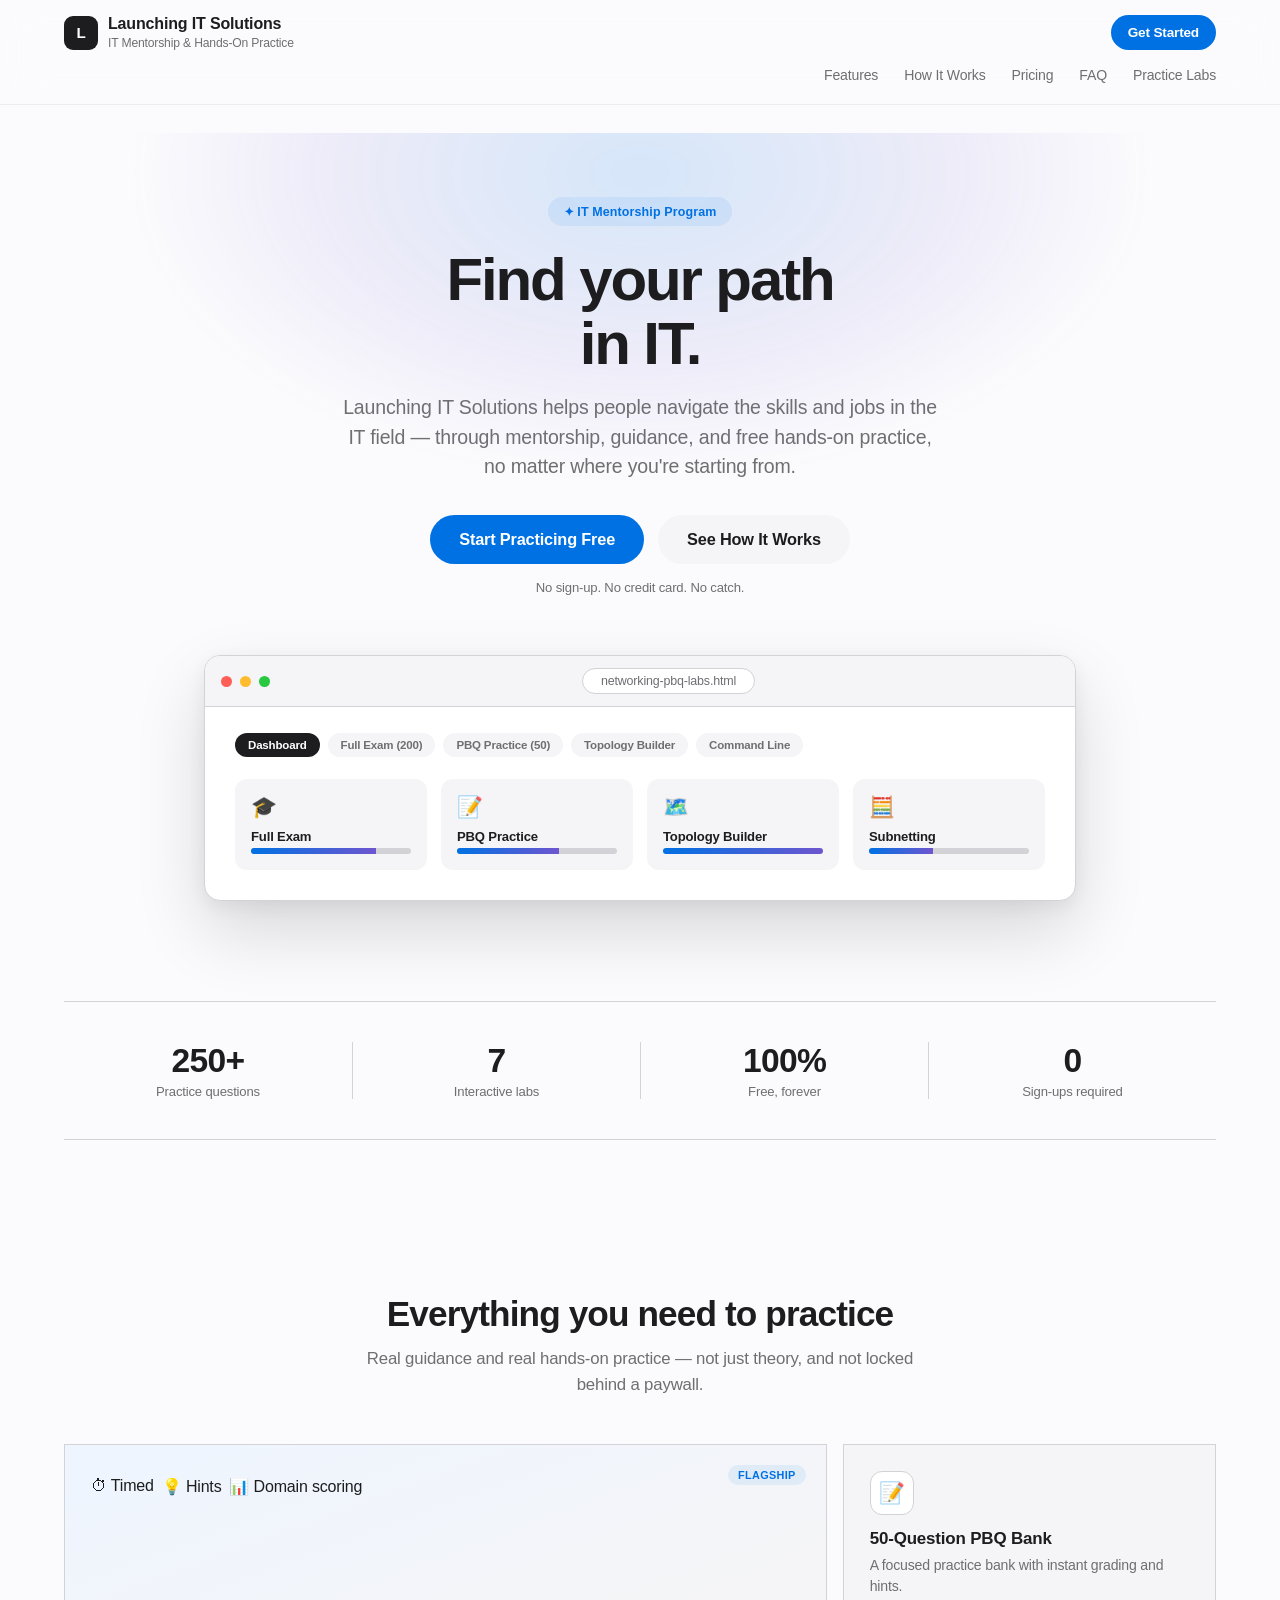
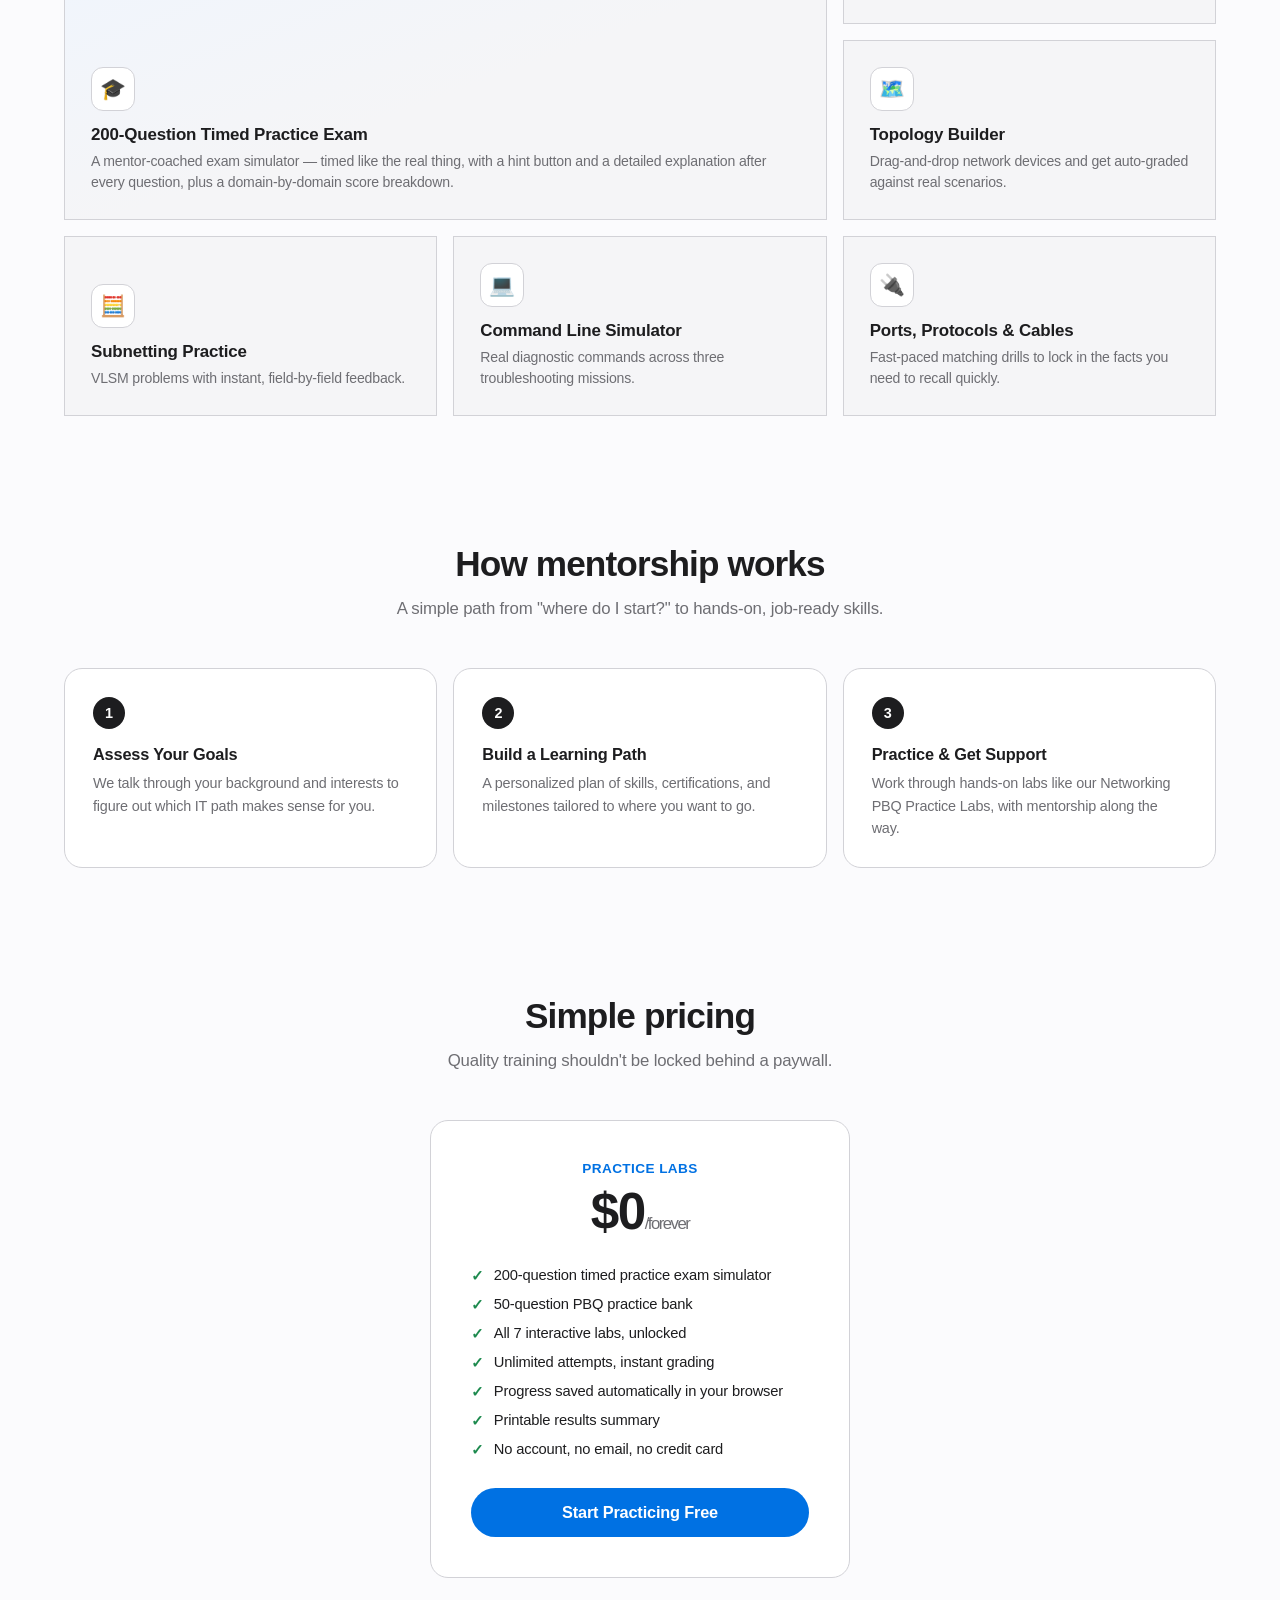
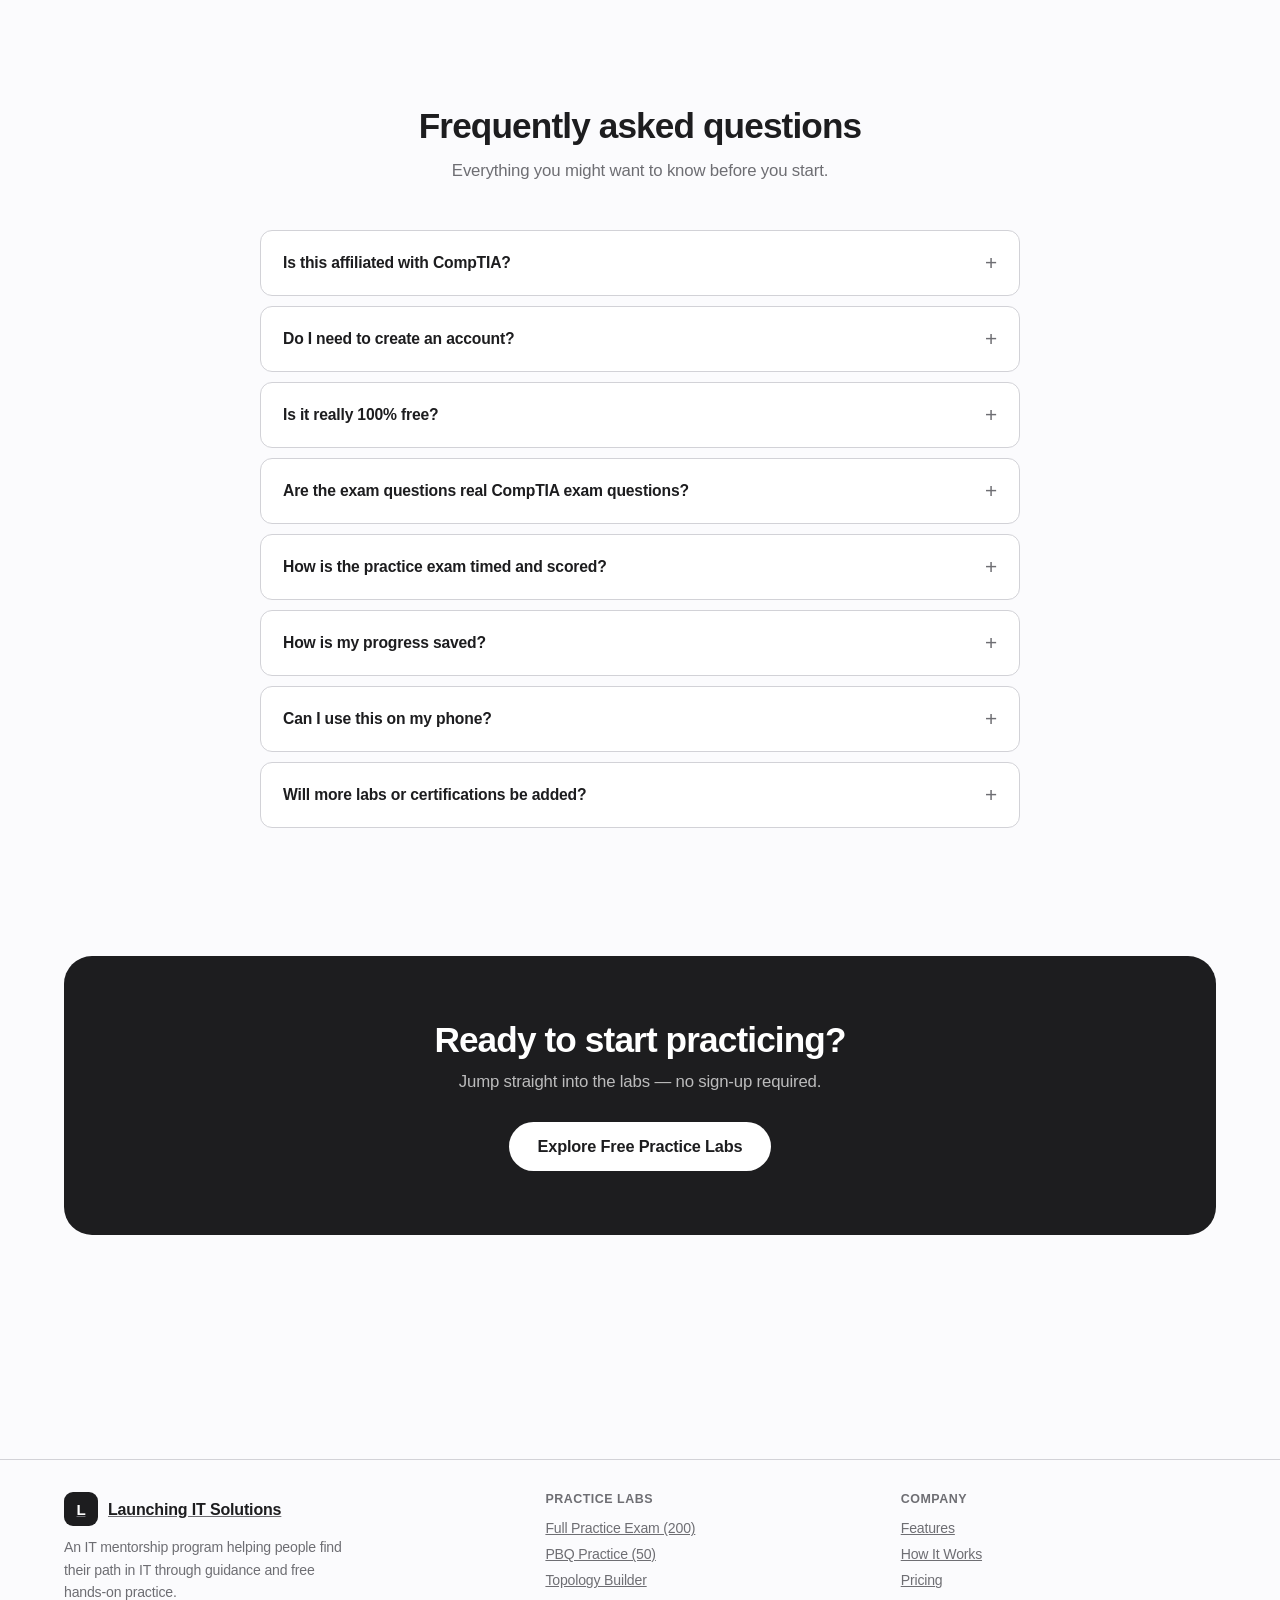
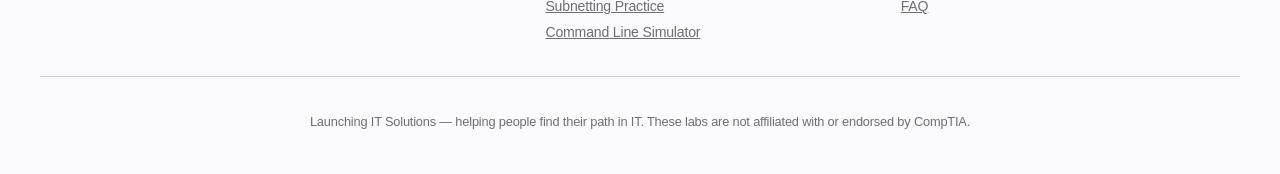
<file: index.html>
<!DOCTYPE html>
<html lang="en">
<head>
<meta charset="UTF-8">
<meta name="viewport" content="width=device-width, initial-scale=1.0">
<title>Launching IT Solutions | Find Your Path in IT</title>
<meta name="description" content="Launching IT Solutions is an IT mentorship program helping people navigate skills and jobs in the IT field, with free hands-on practice labs to get started.">
<link rel="stylesheet" href="site-shared.css">
<style>
  /* ---------- Marketing nav (distinct from the app's pill tab-nav) ---------- */
  .site-nav{
    max-width:1200px;margin:0 auto;padding:6px 24px 16px;
    display:flex;align-items:center;justify-content:flex-end;gap:28px;
  }
  .site-nav .nav-links{display:flex;align-items:center;gap:26px;}
  .site-nav .nav-links a{
    color:var(--text-dim);font-size:.88rem;font-weight:500;
    padding:4px 0;border-bottom:1.5px solid transparent;transition:color .15s ease, border-color .15s ease;
  }
  .site-nav .nav-links a:hover{color:var(--text);}
  @media(max-width:700px){
    .site-nav{justify-content:center;}
    .site-nav .nav-links{display:none;}
  }

  /* ---------- Hero ---------- */
  .hero{padding:64px 0 0;text-align:center;position:relative;overflow:hidden;}
  .hero-glow{
    position:absolute;top:-260px;left:50%;transform:translateX(-50%);
    width:1000px;height:600px;pointer-events:none;z-index:-1;
    background:radial-gradient(ellipse at center, rgba(0,113,227,.15) 0%, rgba(110,86,207,.09) 45%, rgba(0,113,227,0) 72%);
    filter:blur(10px);
  }
  .hero .kicker{
    display:inline-flex;align-items:center;gap:6px;font-size:.78rem;font-weight:600;letter-spacing:.01em;
    color:var(--accent);background:rgba(0,113,227,.08);
    padding:7px 16px;border-radius:999px;margin-bottom:22px;
  }
  .hero h1{
    font-size:3.75rem;line-height:1.06;margin:0 0 18px;font-weight:680;
    letter-spacing:-0.035em;color:var(--text);
  }
  .hero p.lead{
    max-width:600px;margin:0 auto 34px;color:var(--text-dim);font-size:1.22rem;line-height:1.5;font-weight:400;
  }
  .hero .cta-row{display:flex;gap:14px;justify-content:center;flex-wrap:wrap;margin-bottom:16px;}
  .hero .cta-note{font-size:.82rem;color:var(--text-dim);margin:0 0 60px;}

  /* ---------- Hero product visual (browser-chrome mockup, no external images) ---------- */
  .hero-visual{max-width:920px;margin:0 auto;padding:0 24px 90px;}
  .browser-frame{
    background:var(--panel);border:1px solid var(--border);border-radius:16px;
    box-shadow:0 30px 70px rgba(0,0,0,.14), 0 6px 18px rgba(0,0,0,.06);
    overflow:hidden;text-align:left;
  }
  .browser-bar{
    display:flex;align-items:center;gap:8px;padding:12px 16px;
    background:var(--panel-2);border-bottom:1px solid var(--border);
  }
  .browser-bar .dot{width:11px;height:11px;border-radius:50%;}
  .browser-bar .dot.r{background:#ff5f57;} .browser-bar .dot.y{background:#febc2e;} .browser-bar .dot.g{background:#28c840;}
  .browser-bar .url-pill{
    margin:0 auto;background:var(--panel);border:1px solid var(--border);border-radius:999px;
    padding:5px 18px;font-size:.78rem;color:var(--text-dim);
  }
  .mock-app{padding:26px 30px 30px;}
  .mock-app .mock-tabs{display:flex;gap:8px;margin-bottom:22px;flex-wrap:wrap;}
  .mock-chip{font-size:.72rem;font-weight:600;padding:6px 13px;border-radius:999px;background:var(--panel-2);color:var(--text-dim);}
  .mock-chip.active{background:var(--text);color:#fff;}
  .mock-grid{display:grid;grid-template-columns:repeat(4,1fr);gap:14px;}
  .mock-card{background:var(--panel-2);border-radius:12px;padding:16px;}
  .mock-card .mi{font-size:1.3rem;margin-bottom:10px;}
  .mock-card .mt{font-size:.82rem;font-weight:600;margin-bottom:4px;}
  .mock-card .mb{height:6px;border-radius:99px;background:var(--border);overflow:hidden;}
  .mock-card .mb i{display:block;height:100%;background:linear-gradient(90deg,var(--accent),var(--accent-3));}
  @media(max-width:700px){ .mock-grid{grid-template-columns:1fr 1fr;} }

  /* ---------- Stats strip ---------- */
  .stats-strip{
    display:grid;grid-template-columns:repeat(4,1fr);
    border-top:1px solid var(--border);border-bottom:1px solid var(--border);
    padding:40px 0;margin:10px 0 90px;
  }
  .stats-strip .stat{text-align:center;padding:0 12px;border-left:1px solid var(--border);}
  .stats-strip .stat:first-child{border-left:none;}
  .stats-strip .stat .num{font-size:2.1rem;font-weight:700;letter-spacing:-0.02em;color:var(--text);}
  .stats-strip .stat .label{font-size:.82rem;color:var(--text-dim);margin-top:4px;}
  @media(max-width:700px){
    .stats-strip{grid-template-columns:1fr 1fr;row-gap:28px;}
    .stats-strip .stat:nth-child(3){border-left:none;}
  }

  /* ---------- Section shell ---------- */
  section{padding:64px 0;}
  section h2{font-size:2.2rem;margin:0 0 12px;text-align:center;font-weight:660;letter-spacing:-0.025em;}
  section p.section-sub{color:var(--text-dim);text-align:center;max-width:560px;margin:0 auto 46px;font-size:1.05rem;line-height:1.55;}

  /* ---------- Bento feature grid ---------- */
  .bento{display:grid;grid-template-columns:repeat(3,1fr);grid-auto-rows:180px;gap:16px;}
  .bento-card{
    padding:26px;display:flex;flex-direction:column;justify-content:flex-end;
    background:var(--panel-2);border:1px solid var(--border);position:relative;overflow:hidden;
  }
  .bento-card:hover{box-shadow:var(--shadow-md);transform:translateY(-2px);}
  .bento-card.lg{grid-column:span 2;grid-row:span 2;background:linear-gradient(160deg,#eef5ff 0%, var(--panel-2) 60%);}
  .bento-card .icon-badge{
    width:44px;height:44px;border-radius:12px;background:var(--panel);border:1px solid var(--border);
    display:flex;align-items:center;justify-content:center;font-size:1.3rem;margin-bottom:14px;
  }
  .bento-card h3{margin:0 0 6px;font-size:1.06rem;font-weight:640;letter-spacing:-0.01em;}
  .bento-card p{margin:0;color:var(--text-dim);font-size:.88rem;line-height:1.5;}
  .bento-card .tag{
    position:absolute;top:20px;right:20px;font-size:.68rem;font-weight:700;letter-spacing:.03em;text-transform:uppercase;
    color:var(--accent);background:rgba(0,113,227,.08);padding:4px 10px;border-radius:999px;
  }
  .mini-pbq-grid{display:flex;flex-wrap:wrap;gap:6px;margin-bottom:auto;padding-top:6px;max-width:280px;}
  .mini-pbq-grid span{
    width:24px;height:24px;border-radius:6px;background:var(--panel);border:1px solid var(--border);
    display:flex;align-items:center;justify-content:center;font-size:.65rem;font-weight:700;color:var(--text-dim);
  }
  .mini-pbq-grid span.done{background:var(--accent-2);border-color:var(--accent-2);color:#fff;}
  .mini-pbq-grid span.current{background:var(--accent);border-color:var(--accent);color:#fff;}
  @media(max-width:900px){
    .bento{grid-template-columns:1fr 1fr;}
    .bento-card.lg{grid-column:span 2;}
  }
  @media(max-width:600px){
    .bento{grid-template-columns:1fr;}
    .bento-card.lg{grid-column:span 1;}
  }

  /* ---------- How it works ---------- */
  .steps{display:grid;grid-template-columns:repeat(3,1fr);gap:16px;position:relative;}
  .step{padding:28px;position:relative;}
  .step:hover{box-shadow:var(--shadow-md);transform:translateY(-2px);border-color:transparent;}
  .step .num{
    width:32px;height:32px;border-radius:50%;background:var(--text);
    display:flex;align-items:center;justify-content:center;font-weight:650;color:#fff;margin-bottom:16px;font-size:.9rem;
  }
  .step h3{margin:0 0 8px;font-size:1.02rem;font-weight:600;letter-spacing:-0.01em;}
  .step p{margin:0;color:var(--text-dim);font-size:.9rem;line-height:1.55;}
  @media(max-width:700px){ .steps{grid-template-columns:1fr;} }

  /* ---------- Pricing ---------- */
  .pricing-card{
    max-width:420px;margin:0 auto;padding:40px;text-align:center;
    background:var(--panel);border:1px solid var(--border);
  }
  .pricing-card .price{font-size:3.2rem;font-weight:700;letter-spacing:-0.03em;margin:6px 0 2px;}
  .pricing-card .price span{font-size:1.05rem;font-weight:500;color:var(--text-dim);}
  .pricing-card .plan-name{font-size:.85rem;font-weight:600;color:var(--accent);text-transform:uppercase;letter-spacing:.03em;}
  .pricing-list{list-style:none;margin:26px 0 30px;padding:0;text-align:left;display:flex;flex-direction:column;gap:12px;}
  .pricing-list li{display:flex;align-items:flex-start;gap:10px;font-size:.92rem;color:var(--text);}
  .pricing-list li .check{color:var(--accent-2);font-weight:700;flex-shrink:0;}

  /* ---------- FAQ ---------- */
  .faq-list{max-width:760px;margin:0 auto;display:flex;flex-direction:column;gap:10px;}
  .faq-item{
    background:var(--panel);border:1px solid var(--border);border-radius:var(--radius-sm);
    padding:4px 22px;
  }
  .faq-item summary{
    padding:16px 0;cursor:pointer;font-weight:600;font-size:.98rem;list-style:none;
    display:flex;align-items:center;justify-content:space-between;gap:12px;
  }
  .faq-item summary::-webkit-details-marker{display:none;}
  .faq-item summary::after{
    content:"+";font-size:1.3rem;font-weight:400;color:var(--text-dim);flex-shrink:0;transition:transform .2s ease;
  }
  .faq-item[open] summary::after{transform:rotate(45deg);}
  .faq-item p{margin:0 0 18px;color:var(--text-dim);font-size:.9rem;line-height:1.6;}

  /* ---------- Closing CTA band ---------- */
  .cta-band{
    background:var(--text);border-radius:28px;padding:64px 40px;text-align:center;color:#fff;
  }
  .cta-band h2{color:#fff;margin:0 0 12px;}
  .cta-band p{color:rgba(255,255,255,.7);max-width:480px;margin:0 auto 30px;font-size:1.05rem;}
  .cta-band .btn.primary{background:#fff;color:var(--text);}
  .cta-band .btn.primary:hover{background:#f0f0f0;}

  /* ---------- Footer ---------- */
  .footer-grid{
    max-width:1200px;margin:0 auto;padding:0 24px;
    display:grid;grid-template-columns:1.4fr 1fr 1fr;gap:40px;text-align:left;margin-bottom:36px;
  }
  .footer-grid .fcol h4{font-size:.78rem;text-transform:uppercase;letter-spacing:.04em;color:var(--text-dim);margin:0 0 14px;}
  .footer-grid .fcol ul{list-style:none;margin:0;padding:0;display:flex;flex-direction:column;gap:10px;}
  .footer-grid .fcol ul a{color:var(--text-dim);font-size:.88rem;}
  .footer-grid .fcol ul a:hover{color:var(--accent);}
  .footer-brand p{color:var(--text-dim);font-size:.88rem;line-height:1.6;max-width:280px;margin:10px 0 0;}
  .footer-bottom{
    max-width:1200px;margin:0 auto;padding:24px 24px 0;border-top:1px solid var(--border);
    text-align:center;color:var(--text-dim);font-size:.8rem;
  }
  @media(max-width:700px){
    .footer-grid{grid-template-columns:1fr;text-align:center;}
    .footer-brand p{margin:10px auto 0;}
  }

  @media(max-width:800px){
    .hero h1{font-size:2.4rem;}
    .hero p.lead{font-size:1.05rem;}
    .cta-band{padding:44px 24px;border-radius:20px;}
  }
</style>
</head>
<body>

<header class="site">
  <div class="brand-row">
    <a class="brand" href="index.html">
      <div class="brand-mark">L</div>
      <div class="brand-text">
        <h1>Launching IT Solutions</h1>
        <span>IT Mentorship &amp; Hands-On Practice</span>
      </div>
    </a>
    <a href="networking-pbq-labs.html" class="btn primary">Get Started</a>
  </div>
  <nav class="site-nav">
    <div class="nav-links">
      <a href="#why">Features</a>
      <a href="#how">How It Works</a>
      <a href="#pricing">Pricing</a>
      <a href="#faq">FAQ</a>
      <a href="networking-pbq-labs.html">Practice Labs</a>
    </div>
  </nav>
</header>

<main>

  <section class="hero">
    <div class="hero-glow" aria-hidden="true"></div>
    <span class="kicker">✦ IT Mentorship Program</span>
    <h1>Find your path<br>in IT.</h1>
    <p class="lead">Launching IT Solutions helps people navigate the skills and jobs in the IT field &mdash; through mentorship, guidance, and free hands-on practice, no matter where you're starting from.</p>
    <div class="cta-row">
      <a href="networking-pbq-labs.html" class="btn primary large">Start Practicing Free</a>
      <a href="#how" class="btn large">See How It Works</a>
    </div>
    <p class="cta-note">No sign-up. No credit card. No catch.</p>
  </section>

  <div class="hero-visual reveal">
    <div class="browser-frame">
      <div class="browser-bar">
        <span class="dot r"></span><span class="dot y"></span><span class="dot g"></span>
        <span class="url-pill">networking-pbq-labs.html</span>
      </div>
      <div class="mock-app">
        <div class="mock-tabs">
          <span class="mock-chip active">Dashboard</span>
          <span class="mock-chip">Full Exam (200)</span>
          <span class="mock-chip">PBQ Practice (50)</span>
          <span class="mock-chip">Topology Builder</span>
          <span class="mock-chip">Command Line</span>
        </div>
        <div class="mock-grid">
          <div class="mock-card"><div class="mi">🎓</div><div class="mt">Full Exam</div><div class="mb"><i style="width:78%"></i></div></div>
          <div class="mock-card"><div class="mi">📝</div><div class="mt">PBQ Practice</div><div class="mb"><i style="width:64%"></i></div></div>
          <div class="mock-card"><div class="mi">🗺️</div><div class="mt">Topology Builder</div><div class="mb"><i style="width:100%"></i></div></div>
          <div class="mock-card"><div class="mi">🧮</div><div class="mt">Subnetting</div><div class="mb"><i style="width:40%"></i></div></div>
        </div>
      </div>
    </div>
  </div>

  <div class="stats-strip reveal">
    <div class="stat"><div class="num">250+</div><div class="label">Practice questions</div></div>
    <div class="stat"><div class="num">7</div><div class="label">Interactive labs</div></div>
    <div class="stat"><div class="num">100%</div><div class="label">Free, forever</div></div>
    <div class="stat"><div class="num">0</div><div class="label">Sign-ups required</div></div>
  </div>

  <section id="why">
    <h2 class="reveal">Everything you need to practice</h2>
    <p class="section-sub reveal">Real guidance and real hands-on practice &mdash; not just theory, and not locked behind a paywall.</p>
    <div class="bento">
      <div class="bento-card lg reveal">
        <span class="tag">Flagship</span>
        <div style="display:flex;gap:8px;margin-bottom:auto;padding-top:6px;flex-wrap:wrap;">
          <span class="mini-badge">⏱ Timed</span>
          <span class="mini-badge">💡 Hints</span>
          <span class="mini-badge">📊 Domain scoring</span>
        </div>
        <div class="icon-badge">🎓</div>
        <h3>200-Question Timed Practice Exam</h3>
        <p>A mentor-coached exam simulator &mdash; timed like the real thing, with a hint button and a detailed explanation after every question, plus a domain-by-domain score breakdown.</p>
      </div>
      <div class="bento-card reveal">
        <div class="icon-badge">📝</div>
        <h3>50-Question PBQ Bank</h3>
        <p>A focused practice bank with instant grading and hints.</p>
      </div>
      <div class="bento-card reveal">
        <div class="icon-badge">🗺️</div>
        <h3>Topology Builder</h3>
        <p>Drag-and-drop network devices and get auto-graded against real scenarios.</p>
      </div>
      <div class="bento-card reveal">
        <div class="icon-badge">🧮</div>
        <h3>Subnetting Practice</h3>
        <p>VLSM problems with instant, field-by-field feedback.</p>
      </div>
      <div class="bento-card reveal">
        <div class="icon-badge">💻</div>
        <h3>Command Line Simulator</h3>
        <p>Real diagnostic commands across three troubleshooting missions.</p>
      </div>
      <div class="bento-card reveal">
        <div class="icon-badge">🔌</div>
        <h3>Ports, Protocols &amp; Cables</h3>
        <p>Fast-paced matching drills to lock in the facts you need to recall quickly.</p>
      </div>
    </div>
  </section>

  <section id="how">
    <h2 class="reveal">How mentorship works</h2>
    <p class="section-sub reveal">A simple path from "where do I start?" to hands-on, job-ready skills.</p>
    <div class="steps">
      <div class="card step reveal">
        <div class="num">1</div>
        <h3>Assess Your Goals</h3>
        <p>We talk through your background and interests to figure out which IT path makes sense for you.</p>
      </div>
      <div class="card step reveal">
        <div class="num">2</div>
        <h3>Build a Learning Path</h3>
        <p>A personalized plan of skills, certifications, and milestones tailored to where you want to go.</p>
      </div>
      <div class="card step reveal">
        <div class="num">3</div>
        <h3>Practice &amp; Get Support</h3>
        <p>Work through hands-on labs like our Networking PBQ Practice Labs, with mentorship along the way.</p>
      </div>
    </div>
  </section>

  <section id="pricing">
    <h2 class="reveal">Simple pricing</h2>
    <p class="section-sub reveal">Quality training shouldn't be locked behind a paywall.</p>
    <div class="card pricing-card reveal">
      <div class="plan-name">Practice Labs</div>
      <div class="price">$0<span>/forever</span></div>
      <ul class="pricing-list">
        <li><span class="check">✓</span> 200-question timed practice exam simulator</li>
        <li><span class="check">✓</span> 50-question PBQ practice bank</li>
        <li><span class="check">✓</span> All 7 interactive labs, unlocked</li>
        <li><span class="check">✓</span> Unlimited attempts, instant grading</li>
        <li><span class="check">✓</span> Progress saved automatically in your browser</li>
        <li><span class="check">✓</span> Printable results summary</li>
        <li><span class="check">✓</span> No account, no email, no credit card</li>
      </ul>
      <a href="networking-pbq-labs.html" class="btn primary large" style="width:100%;">Start Practicing Free</a>
    </div>
  </section>

  <section id="faq">
    <h2 class="reveal">Frequently asked questions</h2>
    <p class="section-sub reveal">Everything you might want to know before you start.</p>
    <div class="faq-list reveal">
      <details class="faq-item">
        <summary>Is this affiliated with CompTIA?</summary>
        <p>No. These are independent, original practice tools built by Launching IT Solutions. They're not affiliated with or endorsed by CompTIA and aren't a substitute for the official exam.</p>
      </details>
      <details class="faq-item">
        <summary>Do I need to create an account?</summary>
        <p>No sign-up, no email, no password. Just open the labs and start practicing.</p>
      </details>
      <details class="faq-item">
        <summary>Is it really 100% free?</summary>
        <p>Yes. Every lab, all 50 PBQ questions, and the full 200-question exam simulator are unlocked from the start &mdash; there's no premium tier or paywall.</p>
      </details>
      <details class="faq-item">
        <summary>Are the exam questions real CompTIA exam questions?</summary>
        <p>No, and honestly, no legitimate prep tool would claim that. These are 200 original questions we wrote to match the real exam's format, difficulty, and domain weighting &mdash; reproducing actual leaked exam questions ("brain dumps") violates CompTIA's candidate agreement and isn't something we do.</p>
      </details>
      <details class="faq-item">
        <summary>How is the practice exam timed and scored?</summary>
        <p>You choose 25, 90 (the real exam's length), or all 200 questions, with roughly 1 minute per question on the clock. After each answer you get a hint option and a full explanation, then a final score with a domain-by-domain breakdown so you know exactly what to review next.</p>
      </details>
      <details class="faq-item">
        <summary>How is my progress saved?</summary>
        <p>Progress is stored locally in your browser (<code>localStorage</code>), so it's private to your device. If you switch browsers or clear site data, your progress won't carry over.</p>
      </details>
      <details class="faq-item">
        <summary>Can I use this on my phone?</summary>
        <p>Yes, the labs are responsive and work on mobile, though the Topology Builder is easiest to use with a mouse or trackpad on a larger screen.</p>
      </details>
      <details class="faq-item">
        <summary>Will more labs or certifications be added?</summary>
        <p>Network+ is the current focus. Reach out through Launching IT Solutions if there's a certification or topic you'd like to see next.</p>
      </details>
    </div>
  </section>

  <section>
    <div class="cta-band reveal">
      <h2>Ready to start practicing?</h2>
      <p>Jump straight into the labs &mdash; no sign-up required.</p>
      <a href="networking-pbq-labs.html" class="btn primary large">Explore Free Practice Labs</a>
    </div>
  </section>

</main>

<footer class="site-footer">
  <div class="footer-grid">
    <div class="fcol footer-brand">
      <a class="brand" href="index.html">
        <div class="brand-mark">L</div>
        <div class="brand-text"><h1>Launching IT Solutions</h1></div>
      </a>
      <p>An IT mentorship program helping people find their path in IT through guidance and free hands-on practice.</p>
    </div>
    <div class="fcol">
      <h4>Practice Labs</h4>
      <ul>
        <li><a href="networking-pbq-labs.html">Full Practice Exam (200)</a></li>
        <li><a href="networking-pbq-labs.html">PBQ Practice (50)</a></li>
        <li><a href="networking-pbq-labs.html">Topology Builder</a></li>
        <li><a href="networking-pbq-labs.html">Subnetting Practice</a></li>
        <li><a href="networking-pbq-labs.html">Command Line Simulator</a></li>
      </ul>
    </div>
    <div class="fcol">
      <h4>Company</h4>
      <ul>
        <li><a href="index.html#why">Features</a></li>
        <li><a href="index.html#how">How It Works</a></li>
        <li><a href="index.html#pricing">Pricing</a></li>
        <li><a href="index.html#faq">FAQ</a></li>
      </ul>
    </div>
  </div>
  <div class="footer-bottom">
    <p>Launching IT Solutions &mdash; helping people find their path in IT. These labs are not affiliated with or endorsed by CompTIA.</p>
  </div>
</footer>

<script>
  (function(){
    var els = document.querySelectorAll(".reveal");
    if(!els.length) return;
    var revealAll = function(){ els.forEach(function(el){ el.classList.add("in-view"); }); };

    var reducedMotion = window.matchMedia && window.matchMedia("(prefers-reduced-motion: reduce)").matches;
    if(reducedMotion || !("IntersectionObserver" in window)){
      revealAll();
      return;
    }
    var io = new IntersectionObserver(function(entries){
      entries.forEach(function(entry){
        if(entry.isIntersecting){
          entry.target.classList.add("in-view");
          io.unobserve(entry.target);
        }
      });
    }, {threshold:.1, rootMargin:"0px 0px 200px 0px"});
    els.forEach(function(el){ io.observe(el); });

    // Safety net: never let content stay invisible if the observer misbehaves
    // (e.g. an extension throttling it, or a page that's never scrolled).
    setTimeout(revealAll, 1500);
  })();
</script>

</body>
</html>
</file>
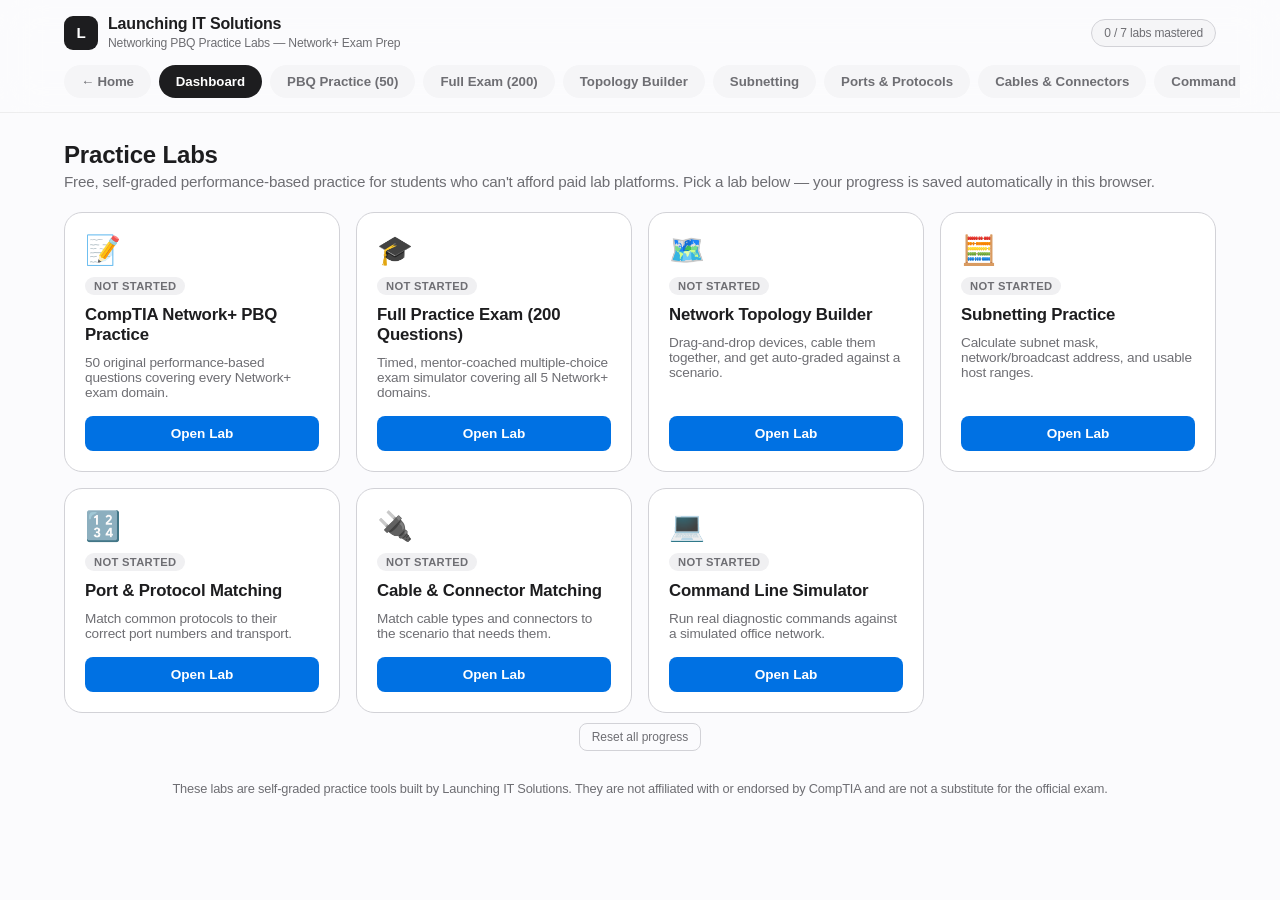
<file: networking-pbq-labs.html>
<!DOCTYPE html>
<html lang="en">
<head>
<meta charset="UTF-8">
<meta name="viewport" content="width=device-width, initial-scale=1.0">
<title>Networking PBQ Practice Labs | Launching IT Solutions</title>
<link rel="stylesheet" href="site-shared.css">
<script src="exam-bank.js"></script>
<style>
  .progress-pill{
    font-size:.75rem;color:var(--text-dim);
    background:var(--panel-2);border:1px solid var(--border);
    padding:6px 12px;border-radius:999px;
  }

  .view{display:none;}
  .view.active{display:block;}

  h2.view-title{margin:0 0 4px;font-size:1.5rem;}
  p.view-sub{color:var(--text-dim);margin:0 0 22px;font-size:.95rem;}

  /* Dashboard */
  .lab-grid{
    display:grid;
    grid-template-columns:repeat(auto-fit,minmax(240px,1fr));
    gap:16px;
  }
  .lab-card{
    background:var(--panel);border:1px solid var(--border);border-radius:var(--radius);
    padding:20px;display:flex;flex-direction:column;gap:10px;
    transition:.15s;
  }
  .lab-card:hover{border-color:var(--accent);transform:translateY(-2px);}
  .lab-icon{font-size:1.8rem;}
  .lab-card h3{margin:0;font-size:1.05rem;}
  .lab-card p{margin:0;color:var(--text-dim);font-size:.85rem;flex:1;}
  .badge{
    align-self:flex-start;font-size:.7rem;font-weight:700;
    padding:3px 9px;border-radius:999px;
    text-transform:uppercase;letter-spacing:.03em;
  }
  .badge.not-started{background:#f0f0f2;color:var(--text-dim);}
  .badge.in-progress{background:#fff4e0;color:var(--warn);}
  .badge.mastered{background:#e8f7ee;color:var(--accent-2);}
  .lab-card button.start-btn{
    margin-top:6px;background:var(--accent);color:#fff;border:none;
    padding:10px;border-radius:8px;font-weight:700;font-size:.85rem;
  }
  .reset-all{
    background:none;border:1px solid var(--border);color:var(--text-dim);
    padding:6px 12px;border-radius:8px;font-size:.75rem;margin-top:10px;
  }

  .toolbar{display:flex;gap:8px;flex-wrap:wrap;margin-bottom:14px;align-items:center;}

  .scenario-box{
    background:var(--panel-2);border:1px solid var(--border);border-radius:8px;
    padding:12px 14px;margin-bottom:14px;font-size:.9rem;color:var(--text-dim);
  }
  .scenario-box strong{color:var(--text);}

  /* Topology builder */
  .topo-layout{display:grid;grid-template-columns:180px 1fr;gap:16px;}
  .palette{
    background:var(--panel-2);border:1px solid var(--border);border-radius:8px;
    padding:12px;display:flex;flex-direction:column;gap:8px;height:fit-content;
  }
  .palette h4{margin:0 0 4px;font-size:.75rem;color:var(--text-dim);text-transform:uppercase;letter-spacing:.05em;}
  .palette-item{
    display:flex;align-items:center;gap:8px;
    background:var(--panel);border:1px solid var(--border);border-radius:8px;
    padding:8px 10px;cursor:grab;font-size:.85rem;user-select:none;
  }
  .palette-item:active{cursor:grabbing;}
  .canvas-wrap{
    position:relative;background:
      linear-gradient(var(--panel-2) 1px,transparent 1px),
      linear-gradient(90deg,var(--panel-2) 1px,transparent 1px);
    background-size:24px 24px;
    background-color:#f7f9fb;
    border:1px solid var(--border);border-radius:8px;
    height:460px;overflow:hidden;
  }
  #topoSvg{position:absolute;top:0;left:0;width:100%;height:100%;pointer-events:none;}
  #topoSvg line.hit{pointer-events:stroke;cursor:pointer;}
  .device{
    position:absolute;transform:translate(-50%,-50%);
    width:84px;min-height:58px;border-radius:8px;
    background:var(--panel);border:2px solid var(--border);
    display:flex;flex-direction:column;align-items:center;justify-content:center;
    gap:2px;padding:6px;text-align:center;font-size:.72rem;font-weight:600;
    user-select:none;touch-action:none;
  }
  .device .dev-icon{font-size:1.3rem;}
  .device.selected{border-color:var(--accent);box-shadow:0 0 0 3px rgba(0,113,227,.2);}
  .device.mode-connect{cursor:crosshair;}
  .device.mode-move{cursor:grab;}
  .device.mode-delete{cursor:not-allowed;}
  .canvas-hint{
    position:absolute;bottom:8px;left:8px;font-size:.7rem;color:var(--text-dim);
    background:rgba(255,255,255,.85);border:1px solid var(--border);padding:4px 8px;border-radius:6px;
  }
  .result-box{margin-top:14px;padding:14px;border-radius:8px;border:1px solid var(--border);background:var(--panel-2);}
  .result-box.pass{border-color:var(--accent-2);}
  .result-box.fail{border-color:var(--warn);}
  .result-box h4{margin:0 0 8px;}
  .result-box ul{margin:6px 0 0;padding-left:20px;font-size:.85rem;color:var(--text-dim);}
  .score-big{font-size:1.6rem;font-weight:800;}

  /* Subnetting */
  .subnet-grid{display:grid;grid-template-columns:repeat(auto-fit,minmax(220px,1fr));gap:12px;margin-top:14px;}
  .field{display:flex;flex-direction:column;gap:4px;}
  .field label{font-size:.78rem;color:var(--text-dim);}
  .field input{
    background:var(--panel-2);border:1px solid var(--border);color:var(--text);
    padding:9px 10px;border-radius:8px;font-family:var(--mono);font-size:.9rem;
  }
  .field input.correct{border-color:var(--accent-2);background:#e8f7ee;}
  .field input.incorrect{border-color:var(--danger);background:#fdeaea;}
  .field .answer-hint{font-size:.72rem;color:var(--accent-2);min-height:14px;}
  .problem-display{
    font-family:var(--mono);font-size:1.15rem;background:var(--panel-2);
    border:1px solid var(--border);border-radius:8px;padding:14px;margin-bottom:6px;
  }
  .diff-row{display:flex;gap:8px;margin-bottom:12px;flex-wrap:wrap;}

  /* Matching labs (ports/cables) */
  .match-columns{display:grid;grid-template-columns:1fr 1fr;gap:20px;margin-top:14px;}
  .match-col h4{font-size:.75rem;text-transform:uppercase;color:var(--text-dim);margin:0 0 10px;letter-spacing:.05em;}
  .match-item{
    background:var(--panel-2);border:1px solid var(--border);border-radius:8px;
    padding:10px 12px;margin-bottom:8px;font-size:.85rem;cursor:pointer;transition:.12s;
  }
  .match-item:hover{border-color:var(--accent);}
  .match-item.selected{border-color:var(--accent);background:#e8f2fc;}
  .match-item.matched{border-color:var(--accent-2);background:#e8f7ee;opacity:.65;cursor:default;}
  .match-item.wrong-flash{border-color:var(--danger);background:#fdeaea;}
  .match-status{margin-top:14px;font-size:.9rem;color:var(--text-dim);}

  /* CLI */
  .cli-layout{display:grid;grid-template-columns:1fr 260px;gap:16px;}
  .terminal{
    background:#050a12;border:1px solid var(--border);border-radius:8px;
    height:440px;display:flex;flex-direction:column;overflow:hidden;
  }
  .term-output{
    flex:1;overflow-y:auto;padding:12px 14px;font-family:var(--mono);font-size:.83rem;
    color:#c7f7d4;white-space:pre-wrap;line-height:1.5;
  }
  .term-output .cmd-line{color:var(--accent);}
  .term-output .err{color:var(--danger);}
  .term-input-row{
    display:flex;align-items:center;gap:6px;border-top:1px solid var(--border);
    padding:8px 12px;background:#0a1220;
  }
  .term-prompt{color:var(--accent-2);font-family:var(--mono);font-size:.83rem;white-space:nowrap;}
  .term-input-row input{
    flex:1;background:transparent;border:none;outline:none;color:#e6edf7;
    font-family:var(--mono);font-size:.83rem;
  }
  .objectives{
    background:var(--panel-2);border:1px solid var(--border);border-radius:8px;padding:14px;
  }
  .objectives h4{margin:0 0 10px;font-size:.85rem;}
  .obj-item{display:flex;gap:8px;align-items:flex-start;font-size:.8rem;color:var(--text-dim);margin-bottom:10px;}
  .obj-check{
    flex:0 0 18px;height:18px;border-radius:5px;border:1px solid var(--border);
    display:flex;align-items:center;justify-content:center;font-size:.7rem;margin-top:1px;
  }
  .obj-item.done .obj-check{background:var(--accent-2);border-color:var(--accent-2);color:#fff;}
  .obj-item.done span.obj-text{color:var(--text);text-decoration:line-through;text-decoration-color:var(--text-dim);}

  @media(max-width:800px){
    .topo-layout{grid-template-columns:1fr;}
    .palette{flex-direction:row;flex-wrap:wrap;}
    .match-columns{grid-template-columns:1fr;}
    .cli-layout{grid-template-columns:1fr;}
  }

  /* PBQ Bank */
  .pbq-header{display:flex;flex-wrap:wrap;justify-content:space-between;align-items:flex-end;gap:12px;margin-bottom:14px;}
  .pbq-header .pbq-sub{color:var(--text-dim);font-size:.85rem;max-width:640px;}
  .pbq-grid{display:flex;flex-wrap:wrap;gap:8px;margin-bottom:16px;}
  .pbq-pill{
    width:36px;height:36px;border-radius:8px;border:1px solid var(--border);
    background:var(--panel-2);color:var(--text-dim);font-size:.8rem;font-weight:700;
    display:flex;align-items:center;justify-content:center;cursor:pointer;
  }
  .pbq-pill:hover{border-color:var(--accent);}
  .pbq-pill.current{border-color:var(--accent);box-shadow:0 0 0 2px rgba(0,113,227,.2);color:var(--text);}
  .pbq-pill.correct{background:#e8f7ee;border-color:var(--accent-2);color:var(--accent-2);}
  .pbq-pill.incorrect{background:#fdeaea;border-color:var(--danger);color:var(--danger);}
  .pbq-progress-row{display:flex;justify-content:space-between;font-size:.8rem;color:var(--text-dim);margin-bottom:4px;}
  .pbq-progress-bar{height:8px;background:var(--panel-2);border-radius:99px;overflow:hidden;margin-bottom:20px;}
  .pbq-progress-fill{height:100%;background:linear-gradient(90deg,var(--accent),var(--accent-3));transition:width .2s;}
  .pbq-card{margin-bottom:14px;}
  .pbq-card h3{margin:0 0 6px;font-size:1.05rem;}
  .pbq-card .eyebrow{font-size:.72rem;text-transform:uppercase;letter-spacing:.05em;color:var(--text-dim);margin:0 0 8px;}
  .pbq-card .category{font-size:.7rem;text-transform:uppercase;letter-spacing:.05em;color:var(--accent);font-weight:700;margin-bottom:6px;}
  .pbq-card p{margin:0;color:var(--text-dim);font-size:.9rem;line-height:1.6;}
  .pbq-tasks{margin:0;padding-left:20px;color:var(--text-dim);font-size:.9rem;line-height:1.8;}
  .pbq-tasks li:first-child{color:var(--warn);font-weight:600;}
  .pbq-hint-box{display:none;background:var(--panel-2);border:1px solid var(--border);border-radius:8px;padding:12px 14px;margin-bottom:14px;font-size:.85rem;color:var(--text-dim);}
  .pbq-hint-box.show{display:block;}
  .pbq-options{display:flex;flex-direction:column;gap:8px;margin-bottom:16px;}
  .pbq-option{
    background:var(--panel-2);border:1px solid var(--border);border-radius:8px;padding:12px 14px;
    cursor:pointer;font-size:.9rem;display:flex;align-items:center;gap:10px;
  }
  .pbq-option:hover{border-color:var(--accent);}
  .pbq-option.selected{border-color:var(--accent);background:#e8f2fc;}
  .pbq-option.correct-answer{border-color:var(--accent-2);background:#e8f7ee;}
  .pbq-option.wrong-answer{border-color:var(--danger);background:#fdeaea;}
  .pbq-option .marker{width:18px;height:18px;border-radius:4px;border:1px solid var(--border);flex-shrink:0;}
  .pbq-option.selected .marker{background:var(--accent);border-color:var(--accent);}
  .pbq-order-pool{display:flex;flex-wrap:wrap;gap:8px;margin-bottom:12px;}
  .pbq-order-slots{display:flex;flex-direction:column;gap:8px;margin-bottom:16px;}
  .pbq-order-slot{
    min-height:44px;border:1px dashed var(--border);border-radius:8px;padding:10px 14px;
    display:flex;align-items:center;gap:10px;color:var(--text-dim);font-size:.85rem;
  }
  .pbq-order-slot .slot-num{font-weight:700;color:var(--accent);}
  .pbq-order-slot.filled{border-style:solid;color:var(--text);cursor:pointer;}
  .pbq-dept-grid{display:grid;grid-template-columns:repeat(auto-fit,minmax(220px,1fr));gap:12px;margin-bottom:16px;}
  .pbq-dept-card{background:var(--panel-2);border:1px solid var(--border);border-radius:8px;padding:14px;}
  .pbq-dept-card h4{margin:0 0 4px;font-size:.9rem;}
  .pbq-dept-card .hosts-need{font-size:.78rem;color:var(--text-dim);margin-bottom:8px;}
  .pbq-nav-row{display:flex;justify-content:space-between;margin-top:16px;}

  /* Full Practice Exam simulator */
  .exam-setup{max-width:640px;margin:0 auto;text-align:center;}
  .exam-length-grid{display:grid;grid-template-columns:repeat(3,1fr);gap:14px;margin:22px 0 28px;}
  .exam-length-card{
    background:var(--panel);border:1px solid var(--border);border-radius:var(--radius);
    padding:22px 16px;cursor:pointer;transition:border-color .15s ease, box-shadow .15s ease, transform .15s ease;
  }
  .exam-length-card:hover{border-color:var(--accent);box-shadow:var(--shadow-md);transform:translateY(-2px);}
  .exam-length-card .elen{font-size:1.8rem;font-weight:700;color:var(--accent);}
  .exam-length-card .etime{font-size:.8rem;color:var(--text-dim);margin-top:4px;}
  .exam-length-card .elabel{font-size:.92rem;font-weight:600;margin-top:10px;}
  @media(max-width:700px){ .exam-length-grid{grid-template-columns:1fr;} }

  .exam-header-row{display:flex;justify-content:space-between;align-items:center;flex-wrap:wrap;gap:10px;margin-bottom:14px;}
  .exam-timer{
    font-family:var(--mono);font-size:1.1rem;font-weight:700;padding:8px 16px;border-radius:999px;
    background:var(--panel-2);color:var(--text);
  }
  .exam-timer.low{background:#fdeaea;color:var(--danger);}
  .exam-progress-row{display:flex;justify-content:space-between;font-size:.8rem;color:var(--text-dim);margin-bottom:4px;}
  .exam-progress-bar{height:8px;background:var(--panel-2);border-radius:99px;overflow:hidden;margin-bottom:20px;}
  .exam-progress-fill{height:100%;background:linear-gradient(90deg,var(--accent),var(--accent-3));transition:width .2s;}

  .exam-domain-summary{
    display:grid;grid-template-columns:repeat(auto-fit,minmax(200px,1fr));gap:12px;margin:20px 0;
  }
  .exam-domain-card{background:var(--panel-2);border:1px solid var(--border);border-radius:10px;padding:14px;}
  .exam-domain-card .dname{font-size:.82rem;font-weight:600;margin-bottom:6px;}
  .exam-domain-card .dscore{font-size:1.3rem;font-weight:700;}
  .exam-domain-card .dbar{height:6px;border-radius:99px;background:var(--border);overflow:hidden;margin-top:8px;}
  .exam-domain-card .dbar i{display:block;height:100%;background:var(--accent-2);}
  .exam-score-hero{text-align:center;padding:40px 20px;}
  .exam-score-hero .big-pct{font-size:3.2rem;font-weight:700;letter-spacing:-0.02em;}
  .exam-score-hero .pass-badge{display:inline-block;margin-top:8px;font-size:.85rem;font-weight:700;padding:5px 14px;border-radius:999px;}
  .exam-score-hero .pass-badge.pass{background:#e8f7ee;color:var(--accent-2);}
  .exam-score-hero .pass-badge.fail{background:#fff4e0;color:var(--warn);}

  /* Results / print summary */
  .results-name-row{display:flex;gap:10px;flex-wrap:wrap;align-items:flex-end;margin-bottom:18px;}
  .results-name-row .field{min-width:220px;}
  .results-table{width:100%;border-collapse:collapse;margin-bottom:18px;}
  .results-table th,.results-table td{
    text-align:left;padding:10px 12px;border-bottom:1px solid var(--border);font-size:.88rem;
  }
  .results-table th{color:var(--text-dim);font-size:.72rem;text-transform:uppercase;letter-spacing:.04em;}
  .results-summary{
    display:flex;align-items:center;justify-content:space-between;flex-wrap:wrap;gap:10px;
    background:var(--panel-2);border:1px solid var(--border);border-radius:8px;padding:16px 18px;margin-bottom:18px;
  }
  .print-only{display:none;}

  @media print{
    header.site, nav.tabs, .toolbar, .reset-all, #printSummaryBtn{display:none !important;}
    .view{display:none !important;}
    #view-results{display:block !important;}
    body{background:#fff;color:#111;}
    main{padding:0;max-width:100%;}
    .card,.results-summary{background:#fff;border-color:#ccc;}
    .badge.not-started{background:#eee;color:#555;}
    .badge.in-progress{background:#fff3cd;color:#8a6500;}
    .badge.mastered{background:#d7f5e6;color:#0f6b45;}
    .print-only{display:block;}
  }
</style>
</head>
<body>

<header class="site">
  <div class="brand-row">
    <a class="brand" href="index.html">
      <div class="brand-mark">L</div>
      <div class="brand-text">
        <h1>Launching IT Solutions</h1>
        <span>Networking PBQ Practice Labs &mdash; Network+ Exam Prep</span>
      </div>
    </a>
    <div class="progress-pill" id="overallProgressPill">0 / 5 labs mastered</div>
  </div>
  <nav class="tabs" id="tabNav">
    <a href="index.html">&larr; Home</a>
    <button data-view="dashboard" class="active">Dashboard</button>
    <button data-view="pbqbank">PBQ Practice (50)</button>
    <button data-view="examsim">Full Exam (200)</button>
    <button data-view="topology">Topology Builder</button>
    <button data-view="subnetting">Subnetting</button>
    <button data-view="ports">Ports &amp; Protocols</button>
    <button data-view="cables">Cables &amp; Connectors</button>
    <button data-view="cli">Command Line</button>
    <button data-view="results">My Results</button>
  </nav>
</header>

<main>

  <!-- DASHBOARD -->
  <section class="view active" id="view-dashboard">
    <h2 class="view-title">Practice Labs</h2>
    <p class="view-sub">Free, self-graded performance-based practice for students who can't afford paid lab platforms. Pick a lab below &mdash; your progress is saved automatically in this browser.</p>
    <div class="lab-grid" id="labGrid"></div>
    <div style="text-align:center;">
      <button class="reset-all" id="resetAllBtn">Reset all progress</button>
    </div>
    <p class="footer-note">These labs are self-graded practice tools built by Launching IT Solutions. They are not affiliated with or endorsed by CompTIA and are not a substitute for the official exam.</p>
  </section>

  <!-- PBQ BANK -->
  <section class="view" id="view-pbqbank">
    <div class="pbq-header">
      <div>
        <h2 class="view-title" style="margin-bottom:2px;">CompTIA Network+ PBQ Practice</h2>
        <div class="pbq-sub">50 original performance-based questions aligned to the current Network+ (N10-009) exam objectives &mdash; every question is free, no sign-up, no paywall.</div>
      </div>
      <div class="pbq-sub" id="pbqQuestionOf"></div>
    </div>

    <div class="pbq-grid" id="pbqGrid"></div>

    <div class="pbq-progress-row"><span id="pbqCompletedLabel">0 completed</span><span id="pbqRemainingLabel">50 remaining</span></div>
    <div class="pbq-progress-bar"><div class="pbq-progress-fill" id="pbqProgressFill" style="width:0%;"></div></div>

    <div class="card pbq-card">
      <div class="category" id="pbqCategory"></div>
      <h3 id="pbqTitle"></h3>
      <p id="pbqSummary"></p>
    </div>

    <div class="card pbq-card" id="pbqScenarioCard">
      <p class="eyebrow">Scenario</p>
      <p id="pbqScenario"></p>
    </div>

    <div class="card pbq-card" id="pbqTasksCard">
      <p class="eyebrow">Tasks</p>
      <ol class="pbq-tasks" id="pbqTasks"></ol>
    </div>

    <div id="pbqInteractive"></div>

    <div class="toolbar">
      <button class="btn" id="pbqHintBtn">Need Hint?</button>
    </div>
    <div class="pbq-hint-box" id="pbqHintBox"></div>

    <div class="toolbar">
      <button class="btn primary" id="pbqSubmit">Submit Answer</button>
      <button class="btn" id="pbqTryAgain">Try Again</button>
    </div>

    <div id="pbqResult"></div>

    <div class="pbq-nav-row">
      <button class="btn" id="pbqPrev">&larr; Previous</button>
      <button class="btn" id="pbqNext">Next &rarr;</button>
    </div>
  </section>

  <!-- TOPOLOGY BUILDER -->
  <section class="view" id="view-topology">
    <h2 class="view-title">Network Topology Builder</h2>
    <p class="view-sub">Drag devices onto the canvas and connect them to satisfy the scenario. Grading checks device placement and required connections.</p>

    <div class="toolbar">
      <select class="btn" id="scenarioSelect"></select>
      <button class="btn" id="modeMove">Move</button>
      <button class="btn" id="modeConnect">Connect</button>
      <button class="btn" id="modeDelete">Delete</button>
      <button class="btn" id="clearCanvas">Clear Canvas</button>
      <button class="btn primary" id="gradeTopology">Check My Design</button>
    </div>

    <div class="scenario-box" id="scenarioBrief"></div>

    <div class="topo-layout">
      <div class="palette" id="palette">
        <h4>Devices</h4>
      </div>
      <div class="canvas-wrap" id="canvasWrap">
        <svg id="topoSvg"></svg>
        <div id="deviceLayer" style="position:absolute;inset:0;"></div>
        <div class="canvas-hint">Move: drag devices &middot; Connect: click two devices &middot; Delete: click a device or a line</div>
      </div>
    </div>

    <div id="topoResult"></div>
  </section>

  <!-- SUBNETTING -->
  <section class="view" id="view-subnetting">
    <h2 class="view-title">Subnetting Practice</h2>
    <p class="view-sub">Solve the subnet math, then check your work. A new problem is generated each round.</p>

    <div class="diff-row">
      <button class="btn active-mode" data-sdiff="easy">Easy (/24&ndash;/30)</button>
      <button class="btn" data-sdiff="medium">Medium (/16&ndash;/23)</button>
      <button class="btn" data-sdiff="hard">Hard (host requirement)</button>
    </div>

    <div class="problem-display" id="subnetProblem"></div>

    <div class="subnet-grid" id="subnetFields"></div>

    <div class="toolbar" style="margin-top:16px;">
      <button class="btn primary" id="checkSubnet">Check Answers</button>
      <button class="btn" id="newSubnet">New Problem</button>
    </div>

    <div id="subnetResult"></div>
  </section>

  <!-- PORTS -->
  <section class="view" id="view-ports">
    <h2 class="view-title">Port &amp; Protocol Matching</h2>
    <p class="view-sub">Click a protocol, then click its matching port/transport. Match all pairs to finish the round.</p>
    <div class="toolbar">
      <button class="btn primary" id="newPortsRound">New Round</button>
    </div>
    <div class="match-columns" id="portsColumns"></div>
    <div class="match-status" id="portsStatus"></div>
  </section>

  <!-- CABLES -->
  <section class="view" id="view-cables">
    <h2 class="view-title">Cable &amp; Connector Matching</h2>
    <p class="view-sub">Click a cable/connector type, then click the scenario it best matches.</p>
    <div class="toolbar">
      <button class="btn primary" id="newCablesRound">New Round</button>
    </div>
    <div class="match-columns" id="cablesColumns"></div>
    <div class="match-status" id="cablesStatus"></div>
  </section>

  <!-- CLI -->
  <section class="view" id="view-cli">
    <h2 class="view-title">Networking Command Line Simulator</h2>
    <p class="view-sub">Practice real diagnostic commands against a simulated office network. Type <code>help</code> to see what's supported.</p>

    <div class="diff-row" id="missionPackRow"></div>
    <div class="scenario-box" id="cliBrief"></div>

    <div class="cli-layout">
      <div class="terminal">
        <div class="term-output" id="termOutput"></div>
        <div class="term-input-row">
          <span class="term-prompt">C:\Users\student&gt;</span>
          <input id="termInput" type="text" autocomplete="off" spellcheck="false" aria-label="Command line input">
        </div>
      </div>
      <div class="objectives">
        <h4>Mission Objectives</h4>
        <div id="objList"></div>
        <button class="btn" id="resetCli" style="width:100%;margin-top:6px;">Reset Mission</button>
      </div>
    </div>
  </section>

  <!-- FULL PRACTICE EXAM SIMULATOR -->
  <section class="view" id="view-examsim">
    <h2 class="view-title">Full Practice Exam</h2>
    <p class="view-sub">200 original, timed, multiple-choice questions modeled on the CompTIA Network+ (N10-009) exam &mdash; with hints and detailed explanations to coach you through every question.</p>

    <!-- Setup screen -->
    <div id="examSetup" class="exam-setup">
      <p style="color:var(--text-dim);font-size:.92rem;">Pick a length. Options are shuffled every time, and you'll get a hint button plus a full explanation after each question &mdash; think of it as a mentor sitting next to you, not a cold test.</p>
      <div class="exam-length-grid">
        <div class="exam-length-card" data-len="25">
          <div class="elen">25</div>
          <div class="etime">~25 min</div>
          <div class="elabel">Quick Practice</div>
        </div>
        <div class="exam-length-card" data-len="90">
          <div class="elen">90</div>
          <div class="etime">~90 min</div>
          <div class="elabel">Standard (real exam length)</div>
        </div>
        <div class="exam-length-card" data-len="200">
          <div class="elen">200</div>
          <div class="etime">~200 min</div>
          <div class="elabel">Full Question Bank</div>
        </div>
      </div>
      <div id="examLastResult" class="card" style="text-align:left;display:none;"></div>
    </div>

    <!-- In-progress exam screen -->
    <div id="examRunning" style="display:none;">
      <div class="exam-header-row">
        <div class="pbq-sub" id="examQuestionOf"></div>
        <div class="exam-timer" id="examTimer">--:--</div>
      </div>
      <div class="exam-progress-row"><span id="examAnsweredLabel">0 answered</span><span id="examCorrectLabel">0 correct so far</span></div>
      <div class="exam-progress-bar"><div class="exam-progress-fill" id="examProgressFill" style="width:0%;"></div></div>

      <div class="card pbq-card">
        <div class="category" id="examDomain"></div>
        <h3 id="examScenario" style="font-weight:600;font-size:1.02rem;line-height:1.5;"></h3>
      </div>

      <div id="examOptions"></div>

      <div class="toolbar">
        <button class="btn" id="examHintBtn">Need a Hint?</button>
      </div>
      <div class="pbq-hint-box" id="examHintBox"></div>

      <div class="toolbar">
        <button class="btn primary" id="examSubmit">Submit Answer</button>
        <button class="btn" id="examNext" style="display:none;">Next Question &rarr;</button>
        <button class="btn danger" id="examEndEarly">End Exam Now</button>
      </div>

      <div id="examResult"></div>
    </div>

    <!-- Final results screen -->
    <div id="examFinal" style="display:none;">
      <div class="card exam-score-hero">
        <div class="big-pct" id="examFinalPct">0%</div>
        <div style="color:var(--text-dim);" id="examFinalFraction">0 / 0 correct</div>
        <span class="pass-badge" id="examPassBadge">Pass</span>
      </div>
      <h3 style="text-align:center;margin:26px 0 4px;">Performance by Domain</h3>
      <p class="pbq-sub" style="text-align:center;">See exactly where to focus your next study session.</p>
      <div class="exam-domain-summary" id="examDomainSummary"></div>
      <div class="toolbar" style="justify-content:center;margin-top:24px;">
        <button class="btn primary" id="examRetake">Take Another Exam</button>
        <button class="btn" id="examBackToDash">Back to Dashboard</button>
      </div>
    </div>
  </section>

  <!-- RESULTS -->
  <section class="view" id="view-results">
    <h2 class="view-title">My Results</h2>
    <p class="view-sub">A printable summary of your practice lab progress &mdash; screenshot it or print it to PDF for your portfolio.</p>

    <div class="results-name-row">
      <div class="field">
        <label for="resultsName">Student Name</label>
        <input id="resultsName" placeholder="Your name">
      </div>
      <button class="btn primary" id="printSummaryBtn">Print / Save as PDF</button>
    </div>

    <div class="print-only" id="printHeader" style="margin-bottom:14px;">
      <div class="brand" style="margin-bottom:4px;">
        <div class="brand-mark" style="background:#1d1d1f;color:#fff;">L</div>
        <div class="brand-text">
          <h1 style="color:#111;">Launching IT Solutions</h1>
          <span style="color:#555;">Networking PBQ Practice Labs &mdash; Progress Summary</span>
        </div>
      </div>
    </div>

    <div class="results-summary">
      <div><strong id="resultsOverall">0 / 5 labs mastered</strong><div style="color:var(--text-dim);font-size:.8rem;" id="resultsDate"></div></div>
    </div>

    <table class="results-table">
      <thead><tr><th>Lab</th><th>Best Score</th><th>Status</th></tr></thead>
      <tbody id="resultsBody"></tbody>
    </table>

    <p class="footer-note" style="text-align:left;">This is a self-reported practice summary generated by the Launching IT Solutions Networking PBQ Practice Labs. It is not an official certification and is not affiliated with or endorsed by CompTIA.</p>
  </section>

</main>

<script>
(function(){
"use strict";

/* ---------- Progress storage ---------- */
const PROGRESS_KEY = "lpit_pbq_progress";
function loadProgress(){
  try{
    const raw = localStorage.getItem(PROGRESS_KEY);
    if(raw) return JSON.parse(raw);
  }catch(e){}
  return {
    pbqbank:{correctIds:[]},
    examsim:{attempts:0, bestScore:0, lastScore:0, lastDate:"", lastDomainStats:null},
    topology:{best:0}, subnetting:{best:0,rounds:0}, ports:{best:0}, cables:{best:0},
    cli:{ packs:{
      basics:{doneIds:[],total:5},
      vlan:{doneIds:[],total:4},
      vpn:{doneIds:[],total:5}
    } }
  };
}
let progress = loadProgress();
function saveProgress(){
  try{ localStorage.setItem(PROGRESS_KEY, JSON.stringify(progress)); }catch(e){}
  renderDashboard();
}

/* ---------- Nav / tabs ---------- */
const tabButtons = document.querySelectorAll("#tabNav button");
const views = document.querySelectorAll(".view");
function showView(name){
  views.forEach(v=>v.classList.toggle("active", v.id === "view-"+name));
  tabButtons.forEach(b=>b.classList.toggle("active", b.dataset.view === name));
}
tabButtons.forEach(b=>b.addEventListener("click", ()=>showView(b.dataset.view)));

/* ---------- Dashboard ---------- */
const LAB_META = [
  {key:"pbqbank", view:"pbqbank", icon:"📝", title:"CompTIA Network+ PBQ Practice", desc:"50 original performance-based questions covering every Network+ exam domain."},
  {key:"examsim", view:"examsim", icon:"🎓", title:"Full Practice Exam (200 Questions)", desc:"Timed, mentor-coached multiple-choice exam simulator covering all 5 Network+ domains."},
  {key:"topology", view:"topology", icon:"🗺️", title:"Network Topology Builder", desc:"Drag-and-drop devices, cable them together, and get auto-graded against a scenario."},
  {key:"subnetting", view:"subnetting", icon:"🧮", title:"Subnetting Practice", desc:"Calculate subnet mask, network/broadcast address, and usable host ranges."},
  {key:"ports", view:"ports", icon:"🔢", title:"Port & Protocol Matching", desc:"Match common protocols to their correct port numbers and transport."},
  {key:"cables", view:"cables", icon:"🔌", title:"Cable & Connector Matching", desc:"Match cable types and connectors to the scenario that needs them."},
  {key:"cli", view:"cli", icon:"💻", title:"Command Line Simulator", desc:"Run real diagnostic commands against a simulated office network."}
];
function statusFor(key){
  const p = progress[key];
  if(key==="pbqbank"){
    const correct = p && p.correctIds ? p.correctIds.length : 0;
    if(correct === 0) return {label:"Not Started", cls:"not-started"};
    if(correct >= 50) return {label:"Mastered", cls:"mastered"};
    return {label:"In Progress", cls:"in-progress"};
  }
  if(key==="examsim"){
    const best = p && p.bestScore ? p.bestScore : 0;
    if(!p || !p.attempts) return {label:"Not Started", cls:"not-started"};
    if(best >= 80) return {label:"Mastered", cls:"mastered"};
    return {label:"In Progress", cls:"in-progress"};
  }
  if(key==="cli"){
    const packs = p && p.packs ? p.packs : {};
    let done=0, total=0;
    Object.values(packs).forEach(pk=>{ done += (pk.doneIds||[]).length; total += pk.total||0; });
    if(done === 0) return {label:"Not Started", cls:"not-started"};
    if(total > 0 && done >= total) return {label:"Mastered", cls:"mastered"};
    return {label:"In Progress", cls:"in-progress"};
  }
  const best = p ? p.best||0 : 0;
  if(best === 0) return {label:"Not Started", cls:"not-started"};
  if(best >= 80) return {label:"Mastered", cls:"mastered"};
  return {label:"In Progress", cls:"in-progress"};
}
function renderDashboard(){
  const grid = document.getElementById("labGrid");
  grid.innerHTML = "";
  let mastered = 0;
  LAB_META.forEach(lab=>{
    const st = statusFor(lab.key);
    if(st.cls==="mastered") mastered++;
    const card = document.createElement("div");
    card.className = "lab-card";
    card.innerHTML = `
      <div class="lab-icon">${lab.icon}</div>
      <span class="badge ${st.cls}">${st.label}</span>
      <h3>${lab.title}</h3>
      <p>${lab.desc}</p>
      <button class="start-btn">Open Lab</button>
    `;
    card.querySelector(".start-btn").addEventListener("click", ()=>showView(lab.view));
    grid.appendChild(card);
  });
  document.getElementById("overallProgressPill").textContent = mastered + " / " + LAB_META.length + " labs mastered";
}
document.getElementById("resetAllBtn").addEventListener("click", ()=>{
  if(confirm("Reset all saved progress on this device?")){
    localStorage.removeItem(PROGRESS_KEY);
    progress = loadProgress();
    saveProgress();
  }
});

/* ---------- small utils ---------- */
function uid(p){ return p + "_" + Math.random().toString(36).slice(2,9); }
function shuffle(arr){
  const a = arr.slice();
  for(let i=a.length-1;i>0;i--){
    const j = Math.floor(Math.random()*(i+1));
    [a[i],a[j]] = [a[j],a[i]];
  }
  return a;
}
function pick(arr,n){ return shuffle(arr).slice(0,n); }
function randInt(min,max){ return Math.floor(Math.random()*(max-min+1))+min; }

/* =========================================================
   TOPOLOGY BUILDER
   ========================================================= */
(function(){
  const DEVICE_TYPES = {
    internet: {icon:"☁️", label:"Internet"},
    router:   {icon:"🔀", label:"Router"},
    switch:   {icon:"🔌", label:"Switch"},
    firewall: {icon:"🧱", label:"Firewall"},
    server:   {icon:"🖥️", label:"Server"},
    pc:       {icon:"💻", label:"PC"},
    ap:       {icon:"📶", label:"Wireless AP"},
    vpn:      {icon:"🔐", label:"VPN Concentrator"}
  };

  function pairKey(a,b){ return [a,b].sort().join("-"); }

  const SCENARIOS = [
    {
      id:"s1", title:"Basic Small Office LAN", difficulty:"Easy",
      brief:"Connect the office to the Internet through a router, then connect a switch to the router so three PCs can reach the network.",
      requiredDevices:{internet:1, router:1, switch:1, pc:3},
      requiredConnections:[
        {a:"internet",b:"router",desc:"Internet to Router"},
        {a:"router",b:"switch",desc:"Router to Switch"},
        {a:"switch",b:"pc",desc:"Switch to PC"},
        {a:"switch",b:"pc",desc:"Switch to PC"},
        {a:"switch",b:"pc",desc:"Switch to PC"}
      ]
    },
    {
      id:"s2", title:"Secured Office with Server", difficulty:"Medium",
      brief:"Place a firewall between the Internet and the router to protect the network. The router connects to a switch, which connects two PCs and a server.",
      requiredDevices:{internet:1, firewall:1, router:1, switch:1, pc:2, server:1},
      requiredConnections:[
        {a:"internet",b:"firewall",desc:"Internet to Firewall"},
        {a:"firewall",b:"router",desc:"Firewall to Router"},
        {a:"router",b:"switch",desc:"Router to Switch"},
        {a:"switch",b:"pc",desc:"Switch to PC"},
        {a:"switch",b:"pc",desc:"Switch to PC"},
        {a:"switch",b:"server",desc:"Switch to Server"}
      ]
    },
    {
      id:"s3", title:"Branch Office with Wi-Fi", difficulty:"Hard",
      brief:"Build a network where the Internet connects to a firewall, the firewall connects to a router, the router connects to a switch, the switch connects to a wireless access point and a server, and the AP serves two wireless PCs.",
      requiredDevices:{internet:1, firewall:1, router:1, switch:1, ap:1, server:1, pc:2},
      requiredConnections:[
        {a:"internet",b:"firewall",desc:"Internet to Firewall"},
        {a:"firewall",b:"router",desc:"Firewall to Router"},
        {a:"router",b:"switch",desc:"Router to Switch"},
        {a:"switch",b:"ap",desc:"Switch to Wireless AP"},
        {a:"switch",b:"server",desc:"Switch to Server"},
        {a:"ap",b:"pc",desc:"AP to PC"},
        {a:"ap",b:"pc",desc:"AP to PC"}
      ]
    },
    {
      id:"s4", title:"VLAN Segmentation (Router-on-a-Stick)", difficulty:"Hard",
      brief:"Separate Sales and Engineering onto their own VLANs. Connect the Internet to a firewall, the firewall to a router. The router connects to a Sales switch, which trunks to a second Engineering switch. Place two PCs on the Sales switch, and one PC plus a server on the Engineering switch.",
      requiredDevices:{internet:1, firewall:1, router:1, switch:2, pc:3, server:1},
      requiredConnections:[
        {a:"internet",b:"firewall",desc:"Internet to Firewall"},
        {a:"firewall",b:"router",desc:"Firewall to Router"},
        {a:"router",b:"switch",desc:"Router to Sales Switch"},
        {a:"switch",b:"switch",desc:"Sales Switch to Engineering Switch (trunk link)"},
        {a:"switch",b:"pc",desc:"Sales Switch to PC"},
        {a:"switch",b:"pc",desc:"Sales Switch to PC"},
        {a:"switch",b:"pc",desc:"Engineering Switch to PC"},
        {a:"switch",b:"server",desc:"Engineering Switch to Server"}
      ]
    },
    {
      id:"s5", title:"Site-to-Site VPN Branch Connectivity", difficulty:"Expert",
      brief:"Connect a Branch office to HQ over a site-to-site VPN. At HQ: Internet → Firewall → VPN Concentrator → Router → Switch → Server. At the Branch: Internet → VPN Concentrator → Router → Switch → two PCs. Connect the two VPN Concentrators directly to represent the encrypted tunnel between sites.",
      requiredDevices:{internet:2, firewall:1, vpn:2, router:2, switch:2, pc:2, server:1},
      requiredConnections:[
        {a:"internet",b:"firewall",desc:"HQ Internet to Firewall"},
        {a:"firewall",b:"vpn",desc:"Firewall to VPN Concentrator (HQ)"},
        {a:"vpn",b:"vpn",desc:"VPN Concentrator to VPN Concentrator (site-to-site tunnel)"},
        {a:"vpn",b:"router",desc:"VPN Concentrator to Router (HQ)"},
        {a:"vpn",b:"router",desc:"VPN Concentrator to Router (Branch)"},
        {a:"router",b:"switch",desc:"Router to Switch (HQ)"},
        {a:"router",b:"switch",desc:"Router to Switch (Branch)"},
        {a:"switch",b:"server",desc:"Switch to Server (HQ)"},
        {a:"switch",b:"pc",desc:"Switch to PC (Branch)"},
        {a:"switch",b:"pc",desc:"Switch to PC (Branch)"},
        {a:"internet",b:"vpn",desc:"Branch Internet to VPN Concentrator"}
      ]
    }
  ];

  let placed = [];      // {id,type,x,y}
  let connections = [];  // {id,a,b}
  let mode = "move";
  let connectFirst = null;
  let scenario = SCENARIOS[0];

  const palette = document.getElementById("palette");
  const deviceLayer = document.getElementById("deviceLayer");
  const svg = document.getElementById("topoSvg");
  const canvasWrap = document.getElementById("canvasWrap");
  const scenarioSelect = document.getElementById("scenarioSelect");
  const scenarioBrief = document.getElementById("scenarioBrief");
  const resultBox = document.getElementById("topoResult");

  Object.keys(DEVICE_TYPES).forEach(type=>{
    const d = DEVICE_TYPES[type];
    const item = document.createElement("div");
    item.className = "palette-item";
    item.draggable = true;
    item.innerHTML = `<span>${d.icon}</span><span>${d.label}</span>`;
    item.addEventListener("dragstart", e=>{
      e.dataTransfer.setData("text/plain", type);
    });
    palette.appendChild(item);
  });

  SCENARIOS.forEach(s=>{
    const opt = document.createElement("option");
    opt.value = s.id;
    opt.textContent = s.difficulty + " — " + s.title;
    scenarioSelect.appendChild(opt);
  });
  scenarioSelect.addEventListener("change", ()=>{
    scenario = SCENARIOS.find(s=>s.id===scenarioSelect.value);
    clearAll();
    renderScenarioBrief();
  });

  function renderScenarioBrief(){
    scenarioBrief.innerHTML = `<strong>${scenario.title} (${scenario.difficulty}):</strong> ${scenario.brief}`;
  }

  canvasWrap.addEventListener("dragover", e=> e.preventDefault());
  canvasWrap.addEventListener("drop", e=>{
    e.preventDefault();
    const type = e.dataTransfer.getData("text/plain");
    if(!DEVICE_TYPES[type]) return;
    const rect = canvasWrap.getBoundingClientRect();
    const x = Math.max(45, Math.min(rect.width-45, e.clientX - rect.left));
    const y = Math.max(35, Math.min(rect.height-35, e.clientY - rect.top));
    placed.push({id:uid("dev"), type, x, y});
    render();
  });

  function setMode(m){
    mode = m;
    connectFirst = null;
    ["modeMove","modeConnect","modeDelete"].forEach(id=>{
      document.getElementById(id).classList.toggle("active-mode", id === "mode"+m.charAt(0).toUpperCase()+m.slice(1));
    });
    render();
  }
  document.getElementById("modeMove").addEventListener("click", ()=>setMode("move"));
  document.getElementById("modeConnect").addEventListener("click", ()=>setMode("connect"));
  document.getElementById("modeDelete").addEventListener("click", ()=>setMode("delete"));
  document.getElementById("clearCanvas").addEventListener("click", clearAll);

  function clearAll(){
    placed = []; connections = []; connectFirst = null;
    resultBox.innerHTML = "";
    render();
  }

  function removeDevice(id){
    placed = placed.filter(d=>d.id!==id);
    connections = connections.filter(c=>c.a!==id && c.b!==id);
  }

  function render(){
    deviceLayer.innerHTML = "";
    placed.forEach(dev=>{
      const meta = DEVICE_TYPES[dev.type];
      const el = document.createElement("div");
      el.className = "device mode-"+mode + (connectFirst===dev.id ? " selected" : "");
      el.style.left = dev.x+"px";
      el.style.top = dev.y+"px";
      el.style.pointerEvents = "auto";
      el.innerHTML = `<span class="dev-icon">${meta.icon}</span><span>${meta.label}</span>`;

      if(mode === "move"){
        let dragging=false, offX=0, offY=0;
        el.addEventListener("pointerdown", e=>{
          dragging = true;
          el.setPointerCapture(e.pointerId);
          const rect = canvasWrap.getBoundingClientRect();
          offX = e.clientX - rect.left - dev.x;
          offY = e.clientY - rect.top - dev.y;
        });
        el.addEventListener("pointermove", e=>{
          if(!dragging) return;
          const rect = canvasWrap.getBoundingClientRect();
          dev.x = Math.max(45, Math.min(rect.width-45, e.clientX - rect.left - offX));
          dev.y = Math.max(35, Math.min(rect.height-35, e.clientY - rect.top - offY));
          el.style.left = dev.x+"px";
          el.style.top = dev.y+"px";
          drawLines();
        });
        el.addEventListener("pointerup", ()=>{ dragging=false; });
      } else if(mode === "connect"){
        el.addEventListener("click", ()=>{
          if(!connectFirst){
            connectFirst = dev.id;
          } else if(connectFirst === dev.id){
            connectFirst = null;
          } else {
            const exists = connections.some(c=>
              (c.a===connectFirst && c.b===dev.id) || (c.a===dev.id && c.b===connectFirst));
            if(!exists) connections.push({id:uid("conn"), a:connectFirst, b:dev.id});
            connectFirst = null;
          }
          render();
        });
      } else if(mode === "delete"){
        el.addEventListener("click", ()=>{
          removeDevice(dev.id);
          render();
        });
      }
      deviceLayer.appendChild(el);
    });
    drawLines();
  }

  function drawLines(){
    svg.innerHTML = "";
    connections.forEach(c=>{
      const a = placed.find(d=>d.id===c.a);
      const b = placed.find(d=>d.id===c.b);
      if(!a || !b) return;
      const hit = document.createElementNS("http://www.w3.org/2000/svg","line");
      hit.setAttribute("x1",a.x); hit.setAttribute("y1",a.y);
      hit.setAttribute("x2",b.x); hit.setAttribute("y2",b.y);
      hit.setAttribute("class","hit");
      hit.setAttribute("stroke","transparent");
      hit.setAttribute("stroke-width","14");
      hit.style.pointerEvents = mode === "delete" ? "stroke" : "none";
      hit.addEventListener("click", ()=>{
        if(mode !== "delete") return;
        connections = connections.filter(x=>x.id!==c.id);
        render();
      });
      const line = document.createElementNS("http://www.w3.org/2000/svg","line");
      line.setAttribute("x1",a.x); line.setAttribute("y1",a.y);
      line.setAttribute("x2",b.x); line.setAttribute("y2",b.y);
      line.setAttribute("stroke","#0071e3");
      line.setAttribute("stroke-width","2.5");
      svg.appendChild(hit);
      svg.appendChild(line);
    });
  }

  document.getElementById("gradeTopology").addEventListener("click", ()=>{
    // device check
    const placedCounts = {};
    placed.forEach(d=> placedCounts[d.type] = (placedCounts[d.type]||0)+1);
    const missingDevices = [];
    let devHave=0, devNeed=0;
    Object.keys(scenario.requiredDevices).forEach(type=>{
      const need = scenario.requiredDevices[type];
      const have = Math.min(placedCounts[type]||0, need);
      devNeed += need; devHave += have;
      if(have < need) missingDevices.push(`${need - have} more ${DEVICE_TYPES[type].label}`);
    });
    const deviceScore = devNeed ? (devHave/devNeed)*100 : 100;

    // connection check by type-pair multiset
    const actualPairs = connections.map(c=>{
      const a = placed.find(d=>d.id===c.a);
      const b = placed.find(d=>d.id===c.b);
      return a && b ? pairKey(a.type,b.type) : null;
    }).filter(Boolean);
    const actualCounts = {};
    actualPairs.forEach(p=> actualCounts[p] = (actualCounts[p]||0)+1);

    const missingConns = [];
    let connHave=0, connNeed=0;
    const neededCounts = {};
    scenario.requiredConnections.forEach(rc=>{
      const key = pairKey(rc.a,rc.b);
      neededCounts[key] = (neededCounts[key]||0)+1;
    });
    Object.keys(neededCounts).forEach(key=>{
      const need = neededCounts[key];
      const have = Math.min(actualCounts[key]||0, need);
      connNeed += need; connHave += have;
      if(have < need){
        const example = scenario.requiredConnections.find(rc=>pairKey(rc.a,rc.b)===key);
        missingConns.push(`${need-have}x ${example.desc}`);
      }
    });
    const connScore = connNeed ? (connHave/connNeed)*100 : 100;

    const overall = Math.round(deviceScore*0.35 + connScore*0.65);
    const pass = overall >= 80;

    resultBox.innerHTML = `
      <div class="result-box ${pass?'pass':'fail'}">
        <h4>${pass ? '✅ Design meets requirements' : '⚠️ Design needs work'}</h4>
        <div class="score-big">${overall}%</div>
        ${missingDevices.length ? `<p style="margin:8px 0 0;">Missing devices:</p><ul>${missingDevices.map(m=>`<li>${m}</li>`).join("")}</ul>` : ""}
        ${missingConns.length ? `<p style="margin:8px 0 0;">Missing or incorrect connections:</p><ul>${missingConns.map(m=>`<li>${m}</li>`).join("")}</ul>` : ""}
        ${(!missingDevices.length && !missingConns.length) ? "<p style='margin:8px 0 0;color:var(--text-dim);'>All required devices and connections are present. Great work!</p>" : ""}
      </div>`;

    if(overall > (progress.topology.best||0)){
      progress.topology.best = overall;
      saveProgress();
    }
  });

  scenario = SCENARIOS[0];
  renderScenarioBrief();
  setMode("move");
})();

/* =========================================================
   SUBNETTING
   ========================================================= */
(function(){
  let difficulty = "easy";
  let current = null;

  function ipToInt(ip){
    return ip.split(".").reduce((acc,o)=>acc*256+Number(o),0);
  }
  function intToIp(n){
    return [(n>>>24)&255,(n>>>16)&255,(n>>>8)&255,n&255].join(".");
  }
  function maskFromPrefix(prefix){
    if(prefix<=0) return 0;
    if(prefix>=32) return 4294967295;
    return 4294967295 - (Math.pow(2,32-prefix)-1);
  }
  function subnetInfo(ipInt, prefix){
    const mask = maskFromPrefix(prefix);
    const network = (ipInt & mask) >>> 0;
    const wildcard = (mask ^ 4294967295) >>> 0;
    const broadcast = (network | wildcard) >>> 0;
    const totalHosts = Math.pow(2,32-prefix);
    const usableHosts = Math.max(0, totalHosts-2);
    const firstHost = usableHosts>0 ? network+1 : network;
    const lastHost = usableHosts>0 ? broadcast-1 : broadcast;
    return {mask,network,broadcast,firstHost,lastHost,usableHosts};
  }
  function randomIpOctets(){
    return [randInt(1,223), randInt(0,255), randInt(0,255), randInt(0,255)];
  }

  function genProblem(){
    if(difficulty === "hard"){
      const hostsNeeded = randInt(2,500);
      const bitsNeeded = Math.max(2, Math.ceil(Math.log2(hostsNeeded+2)));
      const prefix = 32 - bitsNeeded;
      const info = subnetInfo(0, prefix); // only mask/usable matter here
      current = {
        mode:"hard", hostsNeeded, prefix, mask: info.mask, usableHosts: info.usableHosts
      };
      return;
    }
    const prefix = difficulty==="easy" ? randInt(24,30) : randInt(16,23);
    const octets = randomIpOctets();
    const ipInt = ipToInt(octets.join("."));
    const info = subnetInfo(ipInt, prefix);
    current = { mode:"calc", ip: octets.join("."), prefix, ...info };
  }

  const problemDisplay = document.getElementById("subnetProblem");
  const fieldsWrap = document.getElementById("subnetFields");
  const resultBox = document.getElementById("subnetResult");

  function renderProblem(){
    resultBox.innerHTML = "";
    if(current.mode === "hard"){
      problemDisplay.textContent = `A network segment needs to support at least ${current.hostsNeeded} usable hosts. What is the minimum subnet size needed?`;
      fieldsWrap.innerHTML = `
        <div class="field"><label>CIDR Prefix (e.g. /27)</label><input id="f-prefix" placeholder="/__"><div class="answer-hint"></div></div>
        <div class="field"><label>Subnet Mask</label><input id="f-mask" placeholder="255.255.255.0"><div class="answer-hint"></div></div>
        <div class="field"><label>Usable Hosts Provided</label><input id="f-usable" placeholder="e.g. 62"><div class="answer-hint"></div></div>
      `;
    } else {
      problemDisplay.textContent = `IP Address: ${current.ip} /${current.prefix}`;
      fieldsWrap.innerHTML = `
        <div class="field"><label>Subnet Mask</label><input id="f-mask" placeholder="255.255.255.0"><div class="answer-hint"></div></div>
        <div class="field"><label>Network Address</label><input id="f-network" placeholder="0.0.0.0"><div class="answer-hint"></div></div>
        <div class="field"><label>Broadcast Address</label><input id="f-broadcast" placeholder="0.0.0.0"><div class="answer-hint"></div></div>
        <div class="field"><label>First Usable Host</label><input id="f-first" placeholder="0.0.0.0"><div class="answer-hint"></div></div>
        <div class="field"><label>Last Usable Host</label><input id="f-last" placeholder="0.0.0.0"><div class="answer-hint"></div></div>
        <div class="field"><label>Total Usable Hosts</label><input id="f-count" placeholder="0"><div class="answer-hint"></div></div>
      `;
    }
  }

  function markField(id, isCorrect, correctVal){
    const input = document.getElementById(id);
    const hint = input.parentElement.querySelector(".answer-hint");
    input.classList.remove("correct","incorrect");
    input.classList.add(isCorrect ? "correct" : "incorrect");
    hint.textContent = isCorrect ? "" : "Correct: " + correctVal;
  }

  document.getElementById("checkSubnet").addEventListener("click", ()=>{
    let correctCount=0, total=0;
    if(current.mode === "hard"){
      total = 3;
      const prefixInput = document.getElementById("f-prefix").value.trim().replace("/","");
      const maskInput = document.getElementById("f-mask").value.trim();
      const usableInput = document.getElementById("f-usable").value.trim();
      const okPrefix = prefixInput === String(current.prefix);
      const okMask = maskInput === intToIp(current.mask);
      const okUsable = usableInput === String(current.usableHosts);
      markField("f-prefix", okPrefix, "/"+current.prefix);
      markField("f-mask", okMask, intToIp(current.mask));
      markField("f-usable", okUsable, String(current.usableHosts));
      correctCount = [okPrefix,okMask,okUsable].filter(Boolean).length;
    } else {
      const checks = [
        ["f-mask", intToIp(current.mask)],
        ["f-network", intToIp(current.network)],
        ["f-broadcast", intToIp(current.broadcast)],
        ["f-first", intToIp(current.firstHost)],
        ["f-last", intToIp(current.lastHost)],
        ["f-count", String(current.usableHosts)]
      ];
      total = checks.length;
      checks.forEach(([id,val])=>{
        const input = document.getElementById(id);
        const ok = input.value.trim() === val;
        markField(id, ok, val);
        if(ok) correctCount++;
      });
    }
    const pct = Math.round((correctCount/total)*100);
    resultBox.innerHTML = `<div class="result-box ${pct>=80?'pass':'fail'}">
      <h4>${pct>=80 ? '✅ Nice work' : '⚠️ Review the highlighted fields'}</h4>
      <div class="score-big">${correctCount}/${total} correct (${pct}%)</div>
    </div>`;
    progress.subnetting.rounds = (progress.subnetting.rounds||0)+1;
    if(pct > (progress.subnetting.best||0)) progress.subnetting.best = pct;
    saveProgress();
  });

  document.getElementById("newSubnet").addEventListener("click", ()=>{
    genProblem();
    renderProblem();
  });

  document.querySelectorAll("[data-sdiff]").forEach(btn=>{
    btn.addEventListener("click", ()=>{
      difficulty = btn.dataset.sdiff;
      document.querySelectorAll("[data-sdiff]").forEach(b=>b.classList.toggle("active-mode", b===btn));
      genProblem();
      renderProblem();
    });
  });

  genProblem();
  renderProblem();
})();

/* =========================================================
   GENERIC MATCHING LAB (used for Ports and Cables)
   ========================================================= */
function initMatchingLab(opts){
  const {columnsEl, statusEl, pool, roundSize, leftLabel, rightLabel, progressKey, roundBtnId} = opts;
  let items = [];
  let selectedLeft = null;
  let matchedCount = 0;

  function newRound(){
    items = pick(pool, Math.min(roundSize, pool.length)).map(it=>({...it, id:uid("mi")}));
    matchedCount = 0;
    selectedLeft = null;
    render();
    statusEl.textContent = `Matched 0 / ${items.length}`;
  }

  function render(){
    const leftItems = items;
    const rightItems = shuffle(items);
    columnsEl.innerHTML = `
      <div class="match-col"><h4>${leftLabel}</h4><div class="mc-left"></div></div>
      <div class="match-col"><h4>${rightLabel}</h4><div class="mc-right"></div></div>
    `;
    const leftCol = columnsEl.querySelector(".mc-left");
    const rightCol = columnsEl.querySelector(".mc-right");

    leftItems.forEach(it=>{
      const el = document.createElement("div");
      el.className = "match-item" + (it.matched ? " matched" : "") + (selectedLeft===it.id ? " selected" : "");
      el.textContent = it.left;
      if(!it.matched){
        el.addEventListener("click", ()=>{
          selectedLeft = it.id;
          render();
        });
      }
      leftCol.appendChild(el);
    });

    rightItems.forEach(it=>{
      const el = document.createElement("div");
      el.className = "match-item" + (it.matched ? " matched" : "");
      el.textContent = it.right;
      if(!it.matched){
        el.addEventListener("click", ()=>{
          if(!selectedLeft) return;
          const leftItem = items.find(x=>x.id===selectedLeft);
          if(leftItem.id === it.id){
            leftItem.matched = true;
            matchedCount++;
            selectedLeft = null;
            render();
            statusEl.textContent = `Matched ${matchedCount} / ${items.length}`;
            if(matchedCount === items.length){
              const pct = 100;
              if(pct > (progress[progressKey].best||0)){ progress[progressKey].best = pct; saveProgress(); }
              statusEl.innerHTML = `🎉 Round complete! All ${items.length} matched correctly.`;
            }
          } else {
            el.classList.add("wrong-flash");
            setTimeout(()=>{
              selectedLeft = null;
              render();
            }, 450);
          }
        });
      }
      rightCol.appendChild(el);
    });
  }

  document.getElementById(roundBtnId).addEventListener("click", newRound);
  newRound();
}

/* Ports pool */
const PORTS_POOL = [
  {left:"FTP (Control)", right:"Port 21 (TCP)"},
  {left:"FTP (Data)", right:"Port 20 (TCP)"},
  {left:"SSH", right:"Port 22 (TCP)"},
  {left:"Telnet", right:"Port 23 (TCP)"},
  {left:"SMTP", right:"Port 25 (TCP)"},
  {left:"DNS", right:"Port 53 (TCP/UDP)"},
  {left:"DHCP", right:"Port 67/68 (UDP)"},
  {left:"TFTP", right:"Port 69 (UDP)"},
  {left:"HTTP", right:"Port 80 (TCP)"},
  {left:"POP3", right:"Port 110 (TCP)"},
  {left:"NTP", right:"Port 123 (UDP)"},
  {left:"IMAP", right:"Port 143 (TCP)"},
  {left:"SNMP", right:"Port 161 (UDP)"},
  {left:"LDAP", right:"Port 389 (TCP)"},
  {left:"HTTPS", right:"Port 443 (TCP)"},
  {left:"SMB", right:"Port 445 (TCP)"},
  {left:"Syslog", right:"Port 514 (UDP)"},
  {left:"RDP", right:"Port 3389 (TCP)"},
  {left:"SIP", right:"Port 5060 (TCP/UDP)"},
  {left:"IMAPS", right:"Port 993 (TCP)"},
  {left:"POP3S", right:"Port 995 (TCP)"}
];

/* Cables pool */
const CABLES_POOL = [
  {left:"RJ45 Connector", right:"Twisted-pair copper Ethernet (Cat5e/Cat6)"},
  {left:"RJ11 Connector", right:"Telephone / DSL line"},
  {left:"LC / SC Connector", right:"Fiber optic patch connection"},
  {left:"BNC Connector", right:"Coaxial cable (legacy Ethernet / CCTV)"},
  {left:"F-Type Connector", right:"Coaxial cable (cable/satellite TV)"},
  {left:"Cat6 Cable", right:"Copper Ethernet, up to 10Gbps at short range"},
  {left:"Single-mode Fiber", right:"Long-distance, high-bandwidth backbone link"},
  {left:"Multi-mode Fiber", right:"Shorter-distance fiber used within a data center"},
  {left:"Coaxial Cable", right:"Cable broadband / legacy 10BASE2 network"},
  {left:"Rollover (Console) Cable", right:"Direct CLI connection to a switch/router console port"},
  {left:"Straight-through Cable", right:"Connecting a PC to a switch/router (dissimilar devices)"},
  {left:"Crossover Cable", right:"Connecting two similar devices directly (e.g. switch to switch)"}
];

initMatchingLab({
  columnsEl: document.getElementById("portsColumns"),
  statusEl: document.getElementById("portsStatus"),
  pool: PORTS_POOL, roundSize: 8,
  leftLabel: "Protocol", rightLabel: "Port / Transport",
  progressKey: "ports", roundBtnId: "newPortsRound"
});

initMatchingLab({
  columnsEl: document.getElementById("cablesColumns"),
  statusEl: document.getElementById("cablesStatus"),
  pool: CABLES_POOL, roundSize: 8,
  leftLabel: "Cable / Connector", rightLabel: "Use Case",
  progressKey: "cables", roundBtnId: "newCablesRound"
});

/* =========================================================
   COMMAND LINE SIMULATOR
   ========================================================= */
(function(){
  const output = document.getElementById("termOutput");
  const input = document.getElementById("termInput");
  const objList = document.getElementById("objList");
  const packRow = document.getElementById("missionPackRow");
  const briefBox = document.getElementById("cliBrief");

  const MISSION_PACKS = [
    {
      id:"basics", title:"Office Network Basics",
      brief:"You're at a small office PC. Use diagnostic commands to learn about your network, resolve names, and figure out why the file server is unreachable.",
      net:{
        localIp: "192.168.1.50", localMask: "255.255.255.0", gateway: "192.168.1.1",
        mac: "AA-BB-CC-11-22-33", dns: "8.8.8.8",
        dnsTable: { "www.launchingit.com": "203.0.113.10", "fileserver": "192.168.1.20" },
        offlineHosts: ["192.168.1.20","fileserver"],
        arpTable: [
          ["192.168.1.1","00-11-22-AA-BB-01","dynamic"],
          ["192.168.1.20","00-11-22-AA-BB-02","dynamic"],
          ["192.168.1.50","AA-BB-CC-11-22-33","dynamic"]
        ]
      },
      objectives:[
        {id:"ip", text:"Find your PC's IP address and default gateway", test:cmd=>/^ipconfig(\s|$)/.test(cmd)},
        {id:"mac", text:"View your PC's physical (MAC) address", test:cmd=>/^ipconfig\s*\/all/.test(cmd)},
        {id:"dns", text:"Resolve the IP address of www.launchingit.com", test:cmd=>/^nslookup\s+www\.launchingit\.com/.test(cmd)},
        {id:"down", text:"Determine whether the file server (192.168.1.20) is reachable", test:cmd=>/^ping\s+(192\.168\.1\.20|fileserver)/.test(cmd)},
        {id:"trace", text:"Trace the network path to www.launchingit.com", test:cmd=>/^(tracert|traceroute)\s+www\.launchingit\.com/.test(cmd)}
      ]
    },
    {
      id:"vlan", title:"VLAN Troubleshooting",
      brief:"Your PC is on VLAN 10 (Sales, 192.168.10.0/24). A ticket says a user on VLAN 10 can't print to the Engineering printer on VLAN 20 (192.168.20.50). Use diagnostics to isolate where the connection breaks.",
      net:{
        localIp: "192.168.10.50", localMask: "255.255.255.0", gateway: "192.168.10.1",
        mac: "AA-BB-CC-33-44-55", dns: "192.168.10.5",
        dnsTable: { "printer-eng.launchingit.local": "192.168.20.50", "fileserver.launchingit.local": "192.168.10.20" },
        offlineHosts: ["192.168.20.50","printer-eng.launchingit.local"],
        arpTable: [
          ["192.168.10.1","00-AA-11-VL-N-01","dynamic"],
          ["192.168.10.20","00-AA-11-VL-N-02","dynamic"],
          ["192.168.10.50","AA-BB-CC-33-44-55","dynamic"]
        ]
      },
      objectives:[
        {id:"ip", text:"Find your PC's IP address, subnet mask, and default gateway on VLAN 10", test:cmd=>/^ipconfig(\s|$)/.test(cmd)},
        {id:"local", text:"Confirm you can reach the file server on your own VLAN (192.168.10.20)", test:cmd=>/^ping\s+(192\.168\.10\.20|fileserver\.launchingit\.local)/.test(cmd)},
        {id:"cross", text:"Try to reach the Engineering printer on VLAN 20 (192.168.20.50) and observe the result", test:cmd=>/^ping\s+(192\.168\.20\.50|printer-eng\.launchingit\.local)/.test(cmd)},
        {id:"trace", text:"Use tracert to see how far a packet to VLAN 20 actually gets", test:cmd=>/^(tracert|traceroute)\s+(192\.168\.20\.50|printer-eng\.launchingit\.local)/.test(cmd)}
      ]
    },
    {
      id:"vpn", title:"VPN Troubleshooting",
      brief:"You're a remote employee at home (10.0.5.0/24). You can't reach the corporate file server at 172.16.1.10, which is only reachable through the site-to-site VPN tunnel. Isolate whether this is a general internet problem or a VPN-specific problem.",
      net:{
        localIp: "10.0.5.20", localMask: "255.255.255.0", gateway: "10.0.5.1",
        mac: "AA-BB-CC-77-88-99", dns: "1.1.1.1",
        dnsTable: { "vpn.launchingit.com": "203.0.113.55" },
        offlineHosts: ["172.16.1.10"],
        arpTable: [
          ["10.0.5.1","00-CC-22-VP-N-01","dynamic"],
          ["10.0.5.20","AA-BB-CC-77-88-99","dynamic"]
        ]
      },
      objectives:[
        {id:"ip", text:"Check your PC's current (home network) IP configuration", test:cmd=>/^ipconfig(\s|$)/.test(cmd)},
        {id:"ping-corp", text:"Try to ping the corporate file server (172.16.1.10) and note whether it succeeds", test:cmd=>/^ping\s+172\.16\.1\.10/.test(cmd)},
        {id:"ping-internet", text:"Ping the VPN gateway's public address (vpn.launchingit.com) to confirm general internet connectivity", test:cmd=>/^ping\s+vpn\.launchingit\.com/.test(cmd)},
        {id:"trace-corp", text:"Trace the route to the corporate file server to see where it fails", test:cmd=>/^(tracert|traceroute)\s+172\.16\.1\.10/.test(cmd)},
        {id:"dns-corp", text:"Try to resolve the internal name fileserver.corp.local and observe the failure", test:cmd=>/^nslookup\s+fileserver\.corp\.local/.test(cmd)}
      ]
    }
  ];

  let currentPack = MISSION_PACKS[0];
  let NET = currentPack.net;
  let OBJECTIVES = currentPack.objectives;
  let done = new Set();
  let history = [];
  let histIndex = -1;

  function packProgress(id){
    if(!progress.cli.packs[id]) progress.cli.packs[id] = {doneIds:[], total:0};
    return progress.cli.packs[id];
  }

  function renderPackRow(){
    packRow.innerHTML = "";
    MISSION_PACKS.forEach(pk=>{
      const btn = document.createElement("button");
      btn.className = "btn" + (pk.id===currentPack.id ? " active-mode" : "");
      const pp = packProgress(pk.id);
      btn.textContent = pk.title + ` (${pp.doneIds.length}/${pk.objectives.length})`;
      btn.addEventListener("click", ()=> switchPack(pk.id));
      packRow.appendChild(btn);
    });
    briefBox.innerHTML = `<strong>${currentPack.title}:</strong> ${currentPack.brief}`;
  }

  function switchPack(id){
    currentPack = MISSION_PACKS.find(p=>p.id===id);
    NET = currentPack.net;
    OBJECTIVES = currentPack.objectives;
    const pp = packProgress(id);
    done = new Set(pp.doneIds);
    output.innerHTML = "";
    print("Microsoft Windows [Version 10.0.19045]");
    print("(c) Launching IT Solutions network simulator. Mission: " + currentPack.title);
    printBlank();
    renderPackRow();
    renderObjectives();
  }

  function renderObjectives(){
    objList.innerHTML = "";
    OBJECTIVES.forEach(o=>{
      const row = document.createElement("div");
      row.className = "obj-item" + (done.has(o.id) ? " done" : "");
      row.innerHTML = `<div class="obj-check">${done.has(o.id) ? "✓" : ""}</div><span class="obj-text">${o.text}</span>`;
      objList.appendChild(row);
    });
    const pp = packProgress(currentPack.id);
    pp.doneIds = Array.from(done);
    pp.total = OBJECTIVES.length;
    saveProgress();
    renderPackRow();
  }

  function print(text, cls){
    const line = document.createElement("div");
    if(cls) line.className = cls;
    line.textContent = text;
    output.appendChild(line);
    output.scrollTop = output.scrollHeight;
  }
  function printBlank(){ print(""); }

  function resolveHost(host){
    if(NET.dnsTable[host]) return NET.dnsTable[host];
    if(/^\d+\.\d+\.\d+\.\d+$/.test(host)) return host;
    return null;
  }

  function cmdIpconfig(args){
    const full = args.includes("/all");
    print("Windows IP Configuration");
    printBlank();
    print("Ethernet adapter Ethernet:");
    print("   Connection-specific DNS Suffix  . : launchingit.local");
    if(full){
      print("   Description . . . . . . . . . . . : Intel(R) Ethernet Adapter");
      print("   Physical Address. . . . . . . . . : " + NET.mac);
      print("   DHCP Enabled. . . . . . . . . . . : Yes");
    }
    print("   IPv4 Address. . . . . . . . . . . : " + NET.localIp);
    print("   Subnet Mask . . . . . . . . . . . : " + NET.localMask);
    print("   Default Gateway . . . . . . . . . : " + NET.gateway);
    if(full){
      print("   DNS Servers . . . . . . . . . . . : " + NET.dns);
    }
  }

  function cmdPing(host){
    if(!host){ print("Usage: ping <hostname or IP>", "err"); return; }
    const ip = resolveHost(host);
    if(!ip){ print("Ping request could not find host " + host + ". Please check the name and try again.", "err"); return; }
    const offline = NET.offlineHosts.includes(host) || NET.offlineHosts.includes(ip);
    print("Pinging " + host + " [" + ip + "] with 32 bytes of data:");
    for(let i=0;i<4;i++){
      if(offline){
        print("Request timed out.");
      } else {
        print("Reply from " + ip + ": bytes=32 time=" + randInt(1,40) + "ms TTL=" + randInt(54,128));
      }
    }
    printBlank();
    if(offline){
      print("Ping statistics for " + ip + ":");
      print("    Packets: Sent = 4, Received = 0, Lost = 4 (100% loss)");
    } else {
      print("Ping statistics for " + ip + ":");
      print("    Packets: Sent = 4, Received = 4, Lost = 0 (0% loss)");
    }
  }

  function cmdTracert(host){
    if(!host){ print("Usage: tracert <hostname or IP>", "err"); return; }
    const ip = resolveHost(host);
    if(!ip){ print("Unable to resolve target system name " + host + ".", "err"); return; }
    const offline = NET.offlineHosts.includes(host) || NET.offlineHosts.includes(ip);
    print("Tracing route to " + host + " [" + ip + "]");
    print("over a maximum of 30 hops:");
    printBlank();
    print(`  1    ${randInt(1,5)} ms    ${randInt(1,5)} ms    ${randInt(1,5)} ms  ${NET.gateway}`);
    if(offline){
      print("  2     *        *        *     Request timed out.");
      print("  3     *        *        *     Request timed out.");
      print("  4     *        *        *     Request timed out.");
      printBlank();
      print("Trace complete.");
    } else {
      print(`  2    ${randInt(1,25)} ms    ${randInt(1,25)} ms    ${randInt(1,25)} ms  10.20.${randInt(0,255)}.${randInt(1,254)}`);
      print(`  3    ${randInt(1,25)} ms    ${randInt(1,25)} ms    ${randInt(1,25)} ms  72.14.${randInt(0,255)}.${randInt(1,254)}`);
      print(`  4    ${randInt(1,25)} ms    ${randInt(1,25)} ms    ${randInt(1,25)} ms  ${ip}`);
      printBlank();
      print("Trace complete.");
    }
  }

  function cmdNslookup(host){
    if(!host){ print("Default Server: resolver1.opendns.com"); print("Address: " + NET.dns); return; }
    const ip = resolveHost(host);
    print("Server:  resolver1.opendns.com");
    print("Address:  " + NET.dns);
    printBlank();
    if(ip){
      print("Non-authoritative answer:");
      print("Name:    " + host);
      print("Address:  " + ip);
    } else {
      print("*** resolver1.opendns.com can't find " + host + ": Non-existent domain", "err");
    }
  }

  function cmdNetstat(){
    print("Active Connections");
    printBlank();
    print("  Proto  Local Address          Foreign Address        State");
    print("  TCP    " + NET.localIp + ":49512    203.0.113.10:443      ESTABLISHED");
    print("  TCP    " + NET.localIp + ":49520    192.168.1.20:445      TIME_WAIT");
    print("  UDP    " + NET.localIp + ":68       *:*");
  }

  function cmdArp(){
    print("Interface: " + NET.localIp + " --- 0x1");
    print("  Internet Address      Physical Address      Type");
    NET.arpTable.forEach(([ip,mac,type])=>{
      print(`  ${ip.padEnd(22)}${mac.padEnd(22)}${type}`);
    });
  }

  function handleCommand(raw){
    const trimmed = raw.trim();
    if(!trimmed) return;
    print("C:\\Users\\student>" + raw, "cmd-line");
    const lower = trimmed.toLowerCase();
    const parts = lower.split(/\s+/);
    const base = parts[0];
    const args = parts.slice(1);

    switch(base){
      case "help":
        print("Supported commands:");
        print("  ipconfig [/all]        netstat -an");
        print("  ping <host>            arp -a");
        print("  tracert <host>         nslookup <host>");
        print("  clear / cls            help");
        break;
      case "ipconfig": cmdIpconfig(args); break;
      case "ping": cmdPing(args[0]); break;
      case "tracert":
      case "traceroute": cmdTracert(args[0]); break;
      case "nslookup": cmdNslookup(args[0]); break;
      case "netstat": cmdNetstat(); break;
      case "arp": cmdArp(); break;
      case "cls":
      case "clear": output.innerHTML = ""; break;
      default:
        print("'" + parts[0] + "' is not recognized as an internal or external command, operable program or batch file.", "err");
    }
    printBlank();

    OBJECTIVES.forEach(o=>{
      if(!done.has(o.id) && o.test(lower)) done.add(o.id);
    });
    renderObjectives();
  }

  input.addEventListener("keydown", e=>{
    if(e.key === "Enter"){
      const val = input.value;
      if(val.trim()){
        history.push(val);
        histIndex = history.length;
      }
      handleCommand(val);
      input.value = "";
    } else if(e.key === "ArrowUp"){
      if(histIndex > 0){ histIndex--; input.value = history[histIndex] || ""; }
      e.preventDefault();
    } else if(e.key === "ArrowDown"){
      if(histIndex < history.length){ histIndex++; input.value = history[histIndex] || ""; }
      e.preventDefault();
    }
  });

  document.getElementById("resetCli").addEventListener("click", ()=>{
    done = new Set();
    packProgress(currentPack.id).doneIds = [];
    output.innerHTML = "";
    print("Microsoft Windows [Version 10.0.19045]");
    print("(c) Launching IT Solutions network simulator. Mission: " + currentPack.title);
    printBlank();
    renderObjectives();
  });

  renderPackRow();
  print("Microsoft Windows [Version 10.0.19045]");
  print("(c) Launching IT Solutions network simulator. Mission: " + currentPack.title);
  print("Type 'help' to see supported commands.");
  printBlank();
  renderObjectives();
})();

/* =========================================================
   PBQ BANK (50 questions, CompTIA Network+ N10-009 objectives)
   ========================================================= */
(function(){
  if(!progress.pbqbank) progress.pbqbank = {correctIds:[]};

  const PBQ_BANK = [
    // ---- Domain 1: Networking Concepts ----
    {id:1, category:"Networking Concepts", title:"OSI Model Layers", type:"match",
      summary:"Match each OSI layer to its correct function.",
      leftLabel:"OSI Layer", rightLabel:"Function",
      pairs:[
        ["Layer 1 – Physical","Cabling, hubs, and repeaters; transmits raw bits"],
        ["Layer 2 – Data Link","MAC addressing and switching; organizes bits into frames"],
        ["Layer 3 – Network","IP addressing and routing between networks"],
        ["Layer 4 – Transport","TCP/UDP; segments data and manages ports"],
        ["Layer 5 – Session","Establishes and maintains sessions between applications"],
        ["Layer 6 – Presentation","Formats, encrypts, and compresses data (e.g. TLS, JPEG)"],
        ["Layer 7 – Application","End-user protocols like HTTP, FTP, and SMTP"]
      ],
      hint:"Remember the mnemonic 'Please Do Not Throw Sausage Pizza Away' from Layer 1 to Layer 7."},
    {id:2, category:"Networking Concepts", title:"TCP vs. UDP", type:"multi",
      summary:"Select every statement that correctly describes UDP.",
      prompt:"Which of the following are true about UDP? (Select all that apply)",
      options:["Connectionless protocol","Guarantees in-order, reliable delivery","Lower overhead than TCP","Used by DNS and DHCP","Uses a three-way handshake before sending data"],
      correct:[0,2,3],
      hint:"UDP trades reliability for speed — no handshake, no delivery guarantee, no sequencing."},
    {id:3, category:"Networking Concepts", title:"Private & Reserved IPv4 Ranges", type:"match",
      summary:"Match each address range to what it's used for.",
      leftLabel:"Range", rightLabel:"Purpose",
      pairs:[
        ["10.0.0.0/8","Class A private address space"],
        ["172.16.0.0/12","Class B private address space"],
        ["192.168.0.0/16","Class C private address space"],
        ["169.254.0.0/16","APIPA / link-local (auto-assigned when DHCP fails)"],
        ["127.0.0.0/8","Loopback addresses"],
        ["224.0.0.0/4","Multicast address range"]
      ],
      hint:"169.254.x.x on a device means it couldn't reach a DHCP server."},
    {id:4, category:"Networking Concepts", title:"Corporate Network Subnetting", type:"subnet",
      summary:"Allocate appropriate subnets to four departments based on host requirements using efficient VLSM addressing.",
      scenario:"You've been assigned the network block 192.168.20.0/24 for a headquarters site. Divide it among four departments without wasting addresses or creating overlapping subnets.",
      tasks:["Start with the largest host requirement first to avoid wasted IPs and overlapping subnets.","Calculate the minimum subnet size needed for each department.","Enter the correct network address and CIDR prefix for each department.","Avoid choosing subnets that are too small (insufficient hosts) or unnecessarily large (wasted IPs)."],
      block:"192.168.20.0/24",
      departments:[
        {name:"Sales", hosts:60, answer:"192.168.20.0/26"},
        {name:"IT", hosts:25, answer:"192.168.20.64/27"},
        {name:"Engineering", hosts:12, answer:"192.168.20.96/28"},
        {name:"Guest Wi-Fi", hosts:6, answer:"192.168.20.112/29"}
      ],
      hint:"Sort departments by host count, largest first, and assign each the smallest subnet that fits, back to back starting from the top of the block."},
    {id:5, category:"Networking Concepts", title:"IPv6 Address Types", type:"match",
      summary:"Match each IPv6 address type to its description.",
      leftLabel:"Address Type", rightLabel:"Description",
      pairs:[
        ["Global Unicast","Publicly routable address, similar to a public IPv4 address (2000::/3)"],
        ["Link-Local","Non-routable, auto-configured, used only on the local link (fe80::/10)"],
        ["Unique Local","Private IPv6 addressing for internal use only (fc00::/7)"],
        ["Multicast","Delivers a packet to a group of interfaces (ff00::/8)"],
        ["Loopback","::1 — refers to the local host itself"]
      ],
      hint:"fe80:: on an interface is the IPv6 equivalent of an APIPA address."},
    {id:6, category:"Networking Concepts", title:"Identify the Topology", type:"single",
      summary:"Read the scenario and identify the network topology being described.",
      scenario:"Every device in the office connects directly to a central switch. If the switch fails, the entire segment loses connectivity, but a single cable failure only affects the one device using that cable.",
      options:["Star topology","Full mesh topology","Bus topology","Ring topology"],
      correct:0,
      hint:"Think about what's at the center of the description — a single point every device connects to."},
    {id:7, category:"Networking Concepts", title:"Max Wireless Speeds", type:"match",
      summary:"Match each 802.11 standard to its maximum theoretical data rate.",
      leftLabel:"802.11 Standard", rightLabel:"Max Data Rate",
      pairs:[
        ["802.11b","11 Mbps"],
        ["802.11a / 802.11g","54 Mbps"],
        ["802.11n (Wi-Fi 4)","600 Mbps"],
        ["802.11ac (Wi-Fi 5)","6.9 Gbps"],
        ["802.11ax (Wi-Fi 6)","9.6 Gbps"]
      ],
      hint:"Each generation roughly multiplies the max theoretical speed of the last."},
    {id:8, category:"Networking Concepts", title:"Cloud Service & Deployment Models", type:"match",
      summary:"Match each cloud term to its definition.",
      leftLabel:"Term", rightLabel:"Definition",
      pairs:[
        ["IaaS","Provides virtualized computing infrastructure (VMs, storage, networking) over the internet"],
        ["PaaS","Provides a platform for developing and deploying apps without managing infrastructure"],
        ["SaaS","Delivers fully functional software applications over the internet"],
        ["Public Cloud","Services offered over the public internet, shared among multiple tenants"],
        ["Private Cloud","Dedicated cloud infrastructure used by a single organization"],
        ["Hybrid Cloud","A combination of public and private cloud resources"]
      ],
      hint:"IaaS/PaaS/SaaS describe what you're renting; public/private/hybrid describe who it's shared with."},
    {id:9, category:"Networking Concepts", title:"Ports & Protocols II", type:"match",
      summary:"Match each protocol to its well-known port and transport.",
      leftLabel:"Protocol", rightLabel:"Port / Transport",
      pairs:[
        ["LDAP","Port 389 (TCP)"],
        ["LDAPS","Port 636 (TCP)"],
        ["Kerberos","Port 88 (TCP/UDP)"],
        ["SNMP","Port 161 (UDP)"],
        ["SNMP Trap","Port 162 (UDP)"],
        ["Syslog","Port 514 (UDP)"],
        ["SIP","Port 5060 (TCP/UDP)"],
        ["MySQL","Port 3306 (TCP)"]
      ],
      hint:"LDAPS is LDAP over TLS, similar to how HTTPS relates to HTTP."},
    {id:10, category:"Networking Concepts", title:"Single-Mode Fiber Characteristics", type:"multi",
      summary:"Select every statement that correctly describes single-mode fiber.",
      prompt:"Which of the following are true about single-mode fiber? (Select all that apply)",
      options:["Uses a laser light source","Supports longer distances than multi-mode fiber","Has a smaller core diameter than multi-mode fiber","Uses an LED light source","Susceptible to electromagnetic interference"],
      correct:[0,1,2],
      hint:"Single-mode is the long-haul option — think 'laser, long distance, small core'."},

    // ---- Domain 2: Network Implementation ----
    {id:11, category:"Network Implementation", title:"Inter-VLAN Routing", type:"single",
      summary:"Determine what's required to let two VLANs communicate.",
      scenario:"A network has two VLANs (10 and 20) connected to a single Layer 2 switch. Users on VLAN 10 need to communicate with users on VLAN 20.",
      options:["A Layer 3 switch or router configured for inter-VLAN routing","A second Layer 2 switch","A wireless access point","A repeater"],
      correct:0,
      hint:"A plain Layer 2 switch can't route between different IP subnets — VLANs are separate broadcast domains."},
    {id:12, category:"Network Implementation", title:"Point-to-Point WAN Subnetting", type:"subnet",
      summary:"Allocate /30 subnets for three point-to-point WAN links.",
      scenario:"You're assigning addressing for three new point-to-point WAN links out of the 10.10.10.0/24 block. Each link only needs 2 usable host addresses.",
      tasks:["Point-to-point WAN links only need 2 usable addresses, so each should be a /30 subnet.","Assign the links back-to-back starting from the beginning of the block.","Enter the network address and CIDR prefix for each link."],
      block:"10.10.10.0/24",
      departments:[
        {name:"Link A", hosts:2, answer:"10.10.10.0/30"},
        {name:"Link B", hosts:2, answer:"10.10.10.4/30"},
        {name:"Link C", hosts:2, answer:"10.10.10.8/30"}
      ],
      hint:"A /30 gives you exactly 4 addresses: network, 2 usable hosts, and broadcast — perfect for a WAN link."},
    {id:13, category:"Network Implementation", title:"Routing Protocol Types", type:"match",
      summary:"Match each routing protocol to its type.",
      leftLabel:"Protocol", rightLabel:"Type",
      pairs:[
        ["RIP","Distance-vector, hop count metric, max 15 hops"],
        ["OSPF","Link-state, uses cost metric, organized into areas"],
        ["EIGRP","Cisco advanced distance-vector, uses a composite metric"],
        ["BGP","Path-vector protocol used between autonomous systems (the Internet)"]
      ],
      hint:"BGP is the only one of these that routes between organizations rather than within one."},
    {id:14, category:"Network Implementation", title:"Spanning Tree Port States", type:"match",
      summary:"Match each STP port state to its description.",
      leftLabel:"Port State", rightLabel:"Description",
      pairs:[
        ["Blocking","Does not forward frames; prevents loops"],
        ["Listening","Prepares to forward frames but doesn't learn MAC addresses yet"],
        ["Learning","Learns MAC addresses but doesn't yet forward frames"],
        ["Forwarding","Fully operational; sends and receives data frames"],
        ["Disabled","Administratively shut down; doesn't participate in STP"]
      ],
      hint:"The active states move in order: Blocking → Listening → Learning → Forwarding."},
    {id:15, category:"Network Implementation", title:"Traffic Management Devices", type:"match",
      summary:"Match each device to its purpose.",
      leftLabel:"Device", rightLabel:"Purpose",
      pairs:[
        ["Load Balancer","Distributes traffic across multiple servers to improve availability and performance"],
        ["Firewall","Filters traffic based on security rules to permit or deny communication"],
        ["Forward Proxy","Sits between clients and the internet, forwarding client requests"],
        ["Reverse Proxy","Sits in front of servers, forwarding client requests to the correct backend server"]
      ],
      hint:"Forward proxy protects/represents clients; reverse proxy protects/represents servers."},
    {id:16, category:"Network Implementation", title:"5GHz vs. 2.4GHz", type:"multi",
      summary:"Select every statement that correctly describes the 5GHz band.",
      prompt:"Which of the following are true about the 5GHz Wi-Fi band? (Select all that apply)",
      options:["Offers more non-overlapping channels than 2.4GHz","Has shorter range than 2.4GHz","Less susceptible to interference from common household devices","Better at penetrating walls than 2.4GHz","Only supported by the 802.11b standard"],
      correct:[0,1,2],
      hint:"Higher frequency generally means shorter range and less penetration, but more clean channels."},
    {id:17, category:"Network Implementation", title:"Direct Switch-to-Switch Cabling", type:"single",
      summary:"Choose the correct cable type for connecting two switches directly.",
      scenario:"You need to connect two switches directly together with no intermediate device, and neither switch supports Auto-MDIX.",
      options:["Crossover cable","Straight-through cable","Rollover cable","Coaxial cable"],
      correct:0,
      hint:"Straight-through connects dissimilar devices (PC-to-switch); this scenario connects two similar devices."},
    {id:18, category:"Network Implementation", title:"NAT Types", type:"match",
      summary:"Match each NAT type to its description.",
      leftLabel:"NAT Type", rightLabel:"Description",
      pairs:[
        ["Static NAT","One-to-one mapping between a private and a public IP address"],
        ["Dynamic NAT","Maps private IPs to a pool of public IPs on a first-come basis"],
        ["PAT (NAT Overload)","Maps many private IPs to a single public IP using different port numbers"]
      ],
      hint:"PAT is what most home routers use — many devices sharing one public IP."},
    {id:19, category:"Network Implementation", title:"DHCP DORA Process", type:"order",
      summary:"Put the DHCP lease process steps in the correct order.",
      items:["Discover","Offer","Request","Acknowledge"],
      correctOrder:[0,1,2,3],
      hint:"The mnemonic 'DORA' gives you the order directly."},
    {id:20, category:"Network Implementation", title:"Cable & Connector Use Cases", type:"match",
      summary:"Match each connector/cable to what it's typically used for.",
      leftLabel:"Cable / Connector", rightLabel:"Typical Use",
      pairs:[
        ["RJ45","Twisted-pair copper Ethernet"],
        ["RJ11","Telephone / DSL line"],
        ["LC / SC","Fiber optic patch connections"],
        ["F-Type","Coaxial cable (cable/satellite TV)"],
        ["DB-9 (Console)","Direct CLI connection to a switch/router console port"]
      ],
      hint:"RJ45 is the standard 8-pin connector used for nearly all modern Ethernet."},

    // ---- Domain 3: Network Operations ----
    {id:21, category:"Network Operations", title:"Troubleshooting Methodology", type:"order",
      summary:"Put CompTIA's network troubleshooting methodology steps in the correct order.",
      items:["Identify the problem","Establish a theory of probable cause","Test the theory to determine the cause","Establish a plan of action and identify potential effects","Implement the solution or escalate","Verify full system functionality and implement preventive measures","Document findings, actions, and outcomes"],
      correctOrder:[0,1,2,3,4,5,6],
      hint:"You always identify before theorizing, and you always document last."},
    {id:22, category:"Network Operations", title:"Diagnostic Commands", type:"match",
      summary:"Match each task to the command you'd use to accomplish it.",
      leftLabel:"Task", rightLabel:"Command",
      pairs:[
        ["View active TCP/UDP connections","netstat"],
        ["Test basic connectivity to a host","ping"],
        ["Trace the path packets take to a destination","tracert / traceroute"],
        ["Resolve a hostname to an IP address","nslookup"],
        ["View local IP configuration","ipconfig / ifconfig"],
        ["View the local ARP cache","arp -a"]
      ],
      hint:"These are the same commands used in the Command Line Simulator lab."},
    {id:23, category:"Network Operations", title:"SNMP Components", type:"match",
      summary:"Match each SNMP term to its definition.",
      leftLabel:"Term", rightLabel:"Definition",
      pairs:[
        ["Manager","The system that monitors and manages network devices (NMS)"],
        ["Agent","Software on a managed device that collects and reports data"],
        ["MIB","Database structure defining what information can be collected from a device"],
        ["Trap","An unsolicited alert sent from an agent to the manager when an event occurs"]
      ],
      hint:"A 'trap' is the device proactively telling the manager something happened, rather than waiting to be asked."},
    {id:24, category:"Network Operations", title:"Backup Types", type:"match",
      summary:"Match each backup type to its description.",
      leftLabel:"Backup Type", rightLabel:"Description",
      pairs:[
        ["Full Backup","Copies all selected data every time; longest backup, fastest restore"],
        ["Incremental Backup","Copies only data changed since the last backup; fastest backup, slower restore"],
        ["Differential Backup","Copies data changed since the last full backup; restore needs only the full + latest differential"],
        ["Snapshot","Captures the state of a system at a point in time, often used for VMs"]
      ],
      hint:"Incremental only looks back to the last backup of any kind; differential always looks back to the last full."},
    {id:25, category:"Network Operations", title:"High Availability Concepts", type:"match",
      summary:"Match each high-availability term to its description.",
      leftLabel:"Term", rightLabel:"Description",
      pairs:[
        ["Active-Active","All nodes handle traffic simultaneously, sharing the load"],
        ["Active-Passive","One node handles traffic while a standby node waits to take over on failure"],
        ["NIC Teaming","Combines multiple network interfaces for redundancy and/or increased throughput"],
        ["Clustering","A group of servers working together and presented as a single system"]
      ],
      hint:"Active-active shares load right now; active-passive keeps a backup in reserve."},
    {id:26, category:"Network Operations", title:"Network Documentation Types", type:"match",
      summary:"Match each documentation type to what it captures.",
      leftLabel:"Documentation", rightLabel:"Captures",
      pairs:[
        ["Physical Network Diagram","The actual physical layout of devices and cabling"],
        ["Logical Network Diagram","How data flows and how devices are logically connected (IP scheme, VLANs)"],
        ["Wiring Schematic","Cable types, pinouts, and connections between ports"],
        ["IDF/MDF Documentation","The location and layout of intermediate/main distribution frames"]
      ],
      hint:"Physical = what it looks like on a floor plan; logical = how the IP addressing/VLANs flow."},
    {id:27, category:"Network Operations", title:"Monitoring Metrics", type:"match",
      summary:"Match each networking metric to its definition.",
      leftLabel:"Metric", rightLabel:"Definition",
      pairs:[
        ["Latency","The time it takes for data to travel from source to destination"],
        ["Jitter","Variation in packet arrival times"],
        ["Throughput","The actual amount of data successfully transferred over a connection"],
        ["Packet Loss","The percentage of packets that fail to reach their destination"]
      ],
      hint:"Jitter is about inconsistency in timing, not the delay itself."},
    {id:28, category:"Network Operations", title:"Prioritizing VoIP Traffic", type:"single",
      summary:"Choose the best technique to keep VoIP calls clear under heavy network load.",
      scenario:"A company wants to ensure VoIP calls remain clear even when the network is under heavy load.",
      options:["Implement QoS traffic prioritization for VoIP traffic","Increase the DHCP lease time","Disable Spanning Tree Protocol","Implement NAT overload"],
      correct:0,
      hint:"None of the other options affect how traffic is prioritized on a congested link."},
    {id:29, category:"Network Operations", title:"Change Management Concepts", type:"match",
      summary:"Match each change management term to its definition.",
      leftLabel:"Term", rightLabel:"Definition",
      pairs:[
        ["Request for Change (RFC)","A formal proposal describing a planned change to the network"],
        ["Rollback Plan","Steps to revert a change if it causes unexpected issues"],
        ["Maintenance Window","A pre-approved time period during which changes can be made with minimal impact"],
        ["Change Advisory Board","The group that reviews and approves proposed changes"]
      ],
      hint:"Always have a rollback plan before making a production change."},
    {id:30, category:"Network Operations", title:"Environmental Monitoring", type:"single",
      summary:"Identify the most likely cause of intermittent server room hardware failures.",
      scenario:"A server room has intermittent hardware failures, and users report the room feels unusually warm.",
      options:["HVAC/cooling system failure","Incorrect subnet mask","Duplex mismatch","DNS misconfiguration"],
      correct:0,
      hint:"The other three options wouldn't cause the room to feel warm."},

    // ---- Domain 4: Network Security ----
    {id:31, category:"Network Security", title:"Firewall Types", type:"match",
      summary:"Match each firewall type to its description.",
      leftLabel:"Firewall Type", rightLabel:"Description",
      pairs:[
        ["Stateless Firewall","Filters traffic based on static rules without tracking connection state"],
        ["Stateful Firewall","Tracks the state of active connections to make filtering decisions"],
        ["Next-Generation Firewall (NGFW)","Combines filtering with deep packet inspection, app awareness, and IPS"],
        ["Web Application Firewall (WAF)","Protects web applications by filtering and monitoring HTTP traffic"]
      ],
      hint:"NGFW is the 'everything and the kitchen sink' modern firewall."},
    {id:32, category:"Network Security", title:"The AAA Framework", type:"match",
      summary:"Match each part of AAA to its definition.",
      leftLabel:"Term", rightLabel:"Definition",
      pairs:[
        ["Authentication","Verifies the identity of a user or device (e.g. username/password)"],
        ["Authorization","Determines what an authenticated user is allowed to do"],
        ["Accounting","Tracks and logs what a user did while connected"]
      ],
      hint:"Authentication proves who you are; authorization decides what you can do; accounting logs what you did."},
    {id:33, category:"Network Security", title:"VPN Concepts", type:"match",
      summary:"Match each VPN term to its description.",
      leftLabel:"Term", rightLabel:"Description",
      pairs:[
        ["Site-to-Site VPN","Connects two entire networks together over the internet"],
        ["Client-to-Site VPN","Connects an individual remote user to a network"],
        ["Split Tunnel","Only routes corporate-destined traffic through the VPN; other traffic uses the local connection"],
        ["Full Tunnel","Routes all of a user's traffic through the VPN"]
      ],
      hint:"Split tunnel trades some security for better performance on non-corporate traffic."},
    {id:34, category:"Network Security", title:"Common Attack Types", type:"match",
      summary:"Match each attack type to its description.",
      leftLabel:"Attack", rightLabel:"Description",
      pairs:[
        ["DDoS","Overwhelms a target with traffic from multiple sources to disrupt availability"],
        ["ARP Spoofing","Sends forged ARP messages to associate an attacker's MAC with another device's IP"],
        ["DNS Poisoning","Corrupts DNS resolver data to redirect users to malicious sites"],
        ["Evil Twin","A rogue wireless access point that mimics a legitimate one to intercept traffic"],
        ["On-Path Attack (MITM)","Attacker intercepts and possibly alters communication between two parties"],
        ["Rogue DHCP Server","An unauthorized DHCP server that hands out incorrect network configuration"]
      ],
      hint:"An Evil Twin attacks over Wi-Fi specifically; ARP spoofing is the classic setup for an on-path attack."},
    {id:35, category:"Network Security", title:"IDS vs. IPS Placement", type:"single",
      summary:"Choose the device that actively blocks malicious traffic in real time.",
      scenario:"A company wants to actively block malicious traffic in real time, not just alert on it.",
      options:["IPS (Intrusion Prevention System), deployed inline","IDS (Intrusion Detection System)","A passive network tap","A syslog server"],
      correct:0,
      hint:"Only a device placed inline (in the traffic path) can actually block traffic."},
    {id:36, category:"Network Security", title:"Port-Based Network Access Control", type:"single",
      summary:"Identify the technology that provides port-based network access control.",
      scenario:"Which technology requires devices to authenticate before being granted network access at the switch port?",
      options:["802.1X","802.1Q","802.3af","802.11ac"],
      correct:0,
      hint:"802.1Q is VLAN tagging; 802.3af is PoE — neither is about authentication."},
    {id:37, category:"Network Security", title:"Wireless Security Protocols", type:"match",
      summary:"Match each wireless security protocol to its description.",
      leftLabel:"Protocol", rightLabel:"Description",
      pairs:[
        ["WEP","Legacy protocol using RC4 encryption; easily cracked, should not be used"],
        ["WPA","Introduced TKIP to address WEP's weaknesses; still considered insecure"],
        ["WPA2","Uses AES-CCMP encryption; widely used and considered secure when configured properly"],
        ["WPA3","Current standard; adds SAE (replacing PSK) and stronger encryption"]
      ],
      hint:"They're listed in order from oldest/weakest to newest/strongest."},
    {id:38, category:"Network Security", title:"Access Control List Rule", type:"single",
      summary:"Choose the ACL entry that blocks Telnet from a specific subnet while allowing everything else.",
      scenario:"An administrator wants to block all Telnet traffic (port 23) from the 10.10.20.0/24 subnet while allowing all other traffic.",
      options:["deny tcp 10.10.20.0/24 any eq 23, then permit ip any any","permit tcp 10.10.20.0/24 any eq 23","deny ip any any","permit udp 10.10.20.0/24 any eq 23"],
      correct:0,
      hint:"You need an explicit deny for the Telnet traffic, followed by a permit for everything else."},
    {id:39, category:"Network Security", title:"Physical Security Controls", type:"match",
      summary:"Match each physical security control to its description.",
      leftLabel:"Control", rightLabel:"Description",
      pairs:[
        ["Mantrap","A small space with two interlocking doors that only allows one person through at a time"],
        ["Biometric Lock","Uses a physical characteristic (fingerprint, retina) to grant access"],
        ["Badge Reader","Grants access based on a scanned access card"],
        ["Camera / CCTV","Provides visual monitoring and recording of a physical area"]
      ],
      hint:"A mantrap is specifically designed to prevent 'tailgating' into a secure area."},
    {id:40, category:"Network Security", title:"Risk & Availability Metrics", type:"match",
      summary:"Match each metric to its definition.",
      leftLabel:"Metric", rightLabel:"Definition",
      pairs:[
        ["MTTR","Mean Time To Repair: average time to fix a failed component and restore service"],
        ["MTBF","Mean Time Between Failures: average time a device operates before failing"],
        ["RPO","Recovery Point Objective: maximum acceptable amount of data loss, measured in time"],
        ["RTO","Recovery Time Objective: maximum acceptable time to restore a service after a disruption"]
      ],
      hint:"RPO is about how much data you can afford to lose; RTO is about how long you can afford to be down."},

    // ---- Domain 5: Network Troubleshooting ----
    {id:41, category:"Network Troubleshooting", title:"Cable Testing Tools", type:"match",
      summary:"Match each tool to its use case.",
      leftLabel:"Tool", rightLabel:"Use Case",
      pairs:[
        ["TDR (Time Domain Reflectometer)","Locates cable breaks/faults on copper cable"],
        ["OTDR (Optical TDR)","Locates faults and measures length on fiber optic cable"],
        ["Tone Generator & Probe","Traces a specific cable through a bundle or wall"],
        ["Cable Certifier","Verifies a cable meets a specific performance standard"],
        ["Loopback Plug","Tests a port's ability to send and receive by looping the signal back"]
      ],
      hint:"TDR and OTDR are the copper/fiber equivalents of each other."},
    {id:42, category:"Network Troubleshooting", title:"Wireless Coverage Issue", type:"single",
      summary:"Identify the most likely cause of weak signal at the edge of coverage.",
      scenario:"Users near the edge of the office report weak Wi-Fi signal and frequent disconnects, while users near the AP have no issues.",
      options:["Insufficient signal strength/coverage at that distance","Duplicate IP address","Incorrect default gateway","DNS server unreachable"],
      correct:0,
      hint:"The symptom scales with distance from the AP — that points to signal strength, not a config issue."},
    {id:43, category:"Network Troubleshooting", title:"Reading Ping Output", type:"single",
      summary:"Diagnose what a repeated 'Request timed out' ping result most likely indicates.",
      scenario:"A ping to a server returns 'Request timed out' for all 4 packets, with 100% packet loss reported in the summary.",
      options:["The host is unreachable or not responding","The DNS server resolved the wrong IP","The switch port is in STP blocking state","The default gateway changed"],
      correct:0,
      hint:"100% loss with timeouts on every packet is the classic signature of an unreachable/unresponsive host."},
    {id:44, category:"Network Troubleshooting", title:"Duplex Mismatch", type:"single",
      summary:"Identify the cause of high late collisions on an otherwise healthy cable.",
      scenario:"A connection between a switch and a server shows high late collisions and poor performance, but the cable tests fine.",
      options:["A duplex mismatch between the switch port and NIC","An expired DHCP lease","A misconfigured ACL","DNS poisoning"],
      correct:0,
      hint:"Late collisions on a link that tests fine physically is a textbook duplex mismatch symptom."},
    {id:45, category:"Network Troubleshooting", title:"Name Resolution Failure", type:"single",
      summary:"Identify the most likely cause when IP connectivity works but name resolution doesn't.",
      scenario:"A user can successfully ping 8.8.8.8 but cannot browse to www.example.com by name.",
      options:["DNS resolution failure","A duplex mismatch","A bad fiber connector","An expired DHCP lease"],
      correct:0,
      hint:"Connectivity by IP works fine — the problem is specifically translating names to IPs."},
    {id:46, category:"Network Troubleshooting", title:"Physical Layer Issues", type:"multi",
      summary:"Select only the issues that occur at the Physical layer (Layer 1).",
      prompt:"Which of the following are Physical layer (Layer 1) issues? (Select all that apply)",
      options:["A damaged or improperly crimped cable","A failed SFP transceiver","Excessive attenuation on a long cable run","An incorrect VLAN assignment","An incorrect subnet mask"],
      correct:[0,1,2],
      hint:"VLAN assignment is Layer 2 and subnet masks are Layer 3 — everything else here is about the physical medium/hardware."},
    {id:47, category:"Network Troubleshooting", title:"Reading Tracert Output", type:"single",
      summary:"Diagnose a tracert that succeeds partway then times out for every remaining hop.",
      scenario:"A tracert to a remote server shows successful replies through hop 3, then every subsequent hop shows 'Request timed out' with no final destination reached.",
      options:["A routing or connectivity problem at or beyond hop 3","The local NIC is faulty","The DNS server is down","The local switch port is disabled"],
      correct:0,
      hint:"If the local NIC or switch port were the problem, hop 1 would already fail."},
    {id:48, category:"Network Troubleshooting", title:"Measuring Throughput", type:"single",
      summary:"Choose the tool best suited to measure actual achievable throughput.",
      scenario:"Which tool would best measure the actual achievable throughput between two hosts on the network?",
      options:["iperf","ping","tracert","nslookup"],
      correct:0,
      hint:"Ping measures latency, not sustained data transfer rate."},
    {id:49, category:"Network Troubleshooting", title:"New VLAN Can't Reach Others", type:"single",
      summary:"Diagnose why a device on a newly added VLAN can't reach devices on another VLAN.",
      scenario:"A newly added PC on VLAN 30 cannot reach any resources on VLAN 10, though other VLAN 10 devices communicate fine with each other.",
      options:["Inter-VLAN routing has not been configured for VLAN 30","The PC has an expired DHCP lease","A bad Ethernet cable","DNS server is unreachable"],
      correct:0,
      hint:"VLAN 10 devices work fine with each other — the problem is specifically crossing between VLANs."},
    {id:50, category:"Network Troubleshooting", title:"Branch Office Subnetting Capstone", type:"subnet",
      summary:"Allocate subnets for a branch office with four very different host requirements.",
      scenario:"A branch office has been assigned 172.16.5.0/24. Divide it among four groups without wasting addresses or overlapping.",
      tasks:["Start with the largest host requirement first to avoid wasted IPs and overlapping subnets.","Calculate the minimum subnet size needed for each group.","Enter the correct network address and CIDR prefix for each group."],
      block:"172.16.5.0/24",
      departments:[
        {name:"Operations", hosts:100, answer:"172.16.5.0/25"},
        {name:"Warehouse", hosts:40, answer:"172.16.5.128/26"},
        {name:"Office", hosts:20, answer:"172.16.5.192/27"},
        {name:"Security Cameras", hosts:8, answer:"172.16.5.224/28"}
      ],
      hint:"This is the same VLSM process as question 4, just with different host counts — largest first, pack them back to back."}
  ];

  let currentIndex = 0;
  let selectedSingle = null;
  let selectedMulti = new Set();
  let matchSelectedLeft = null;
  let matchState = null; // {items:[{left,right,id,matched}]}
  let orderState = null; // {pool:[idx,...], placed:[idx,...]}

  const grid = document.getElementById("pbqGrid");
  const questionOf = document.getElementById("pbqQuestionOf");
  const completedLabel = document.getElementById("pbqCompletedLabel");
  const remainingLabel = document.getElementById("pbqRemainingLabel");
  const progressFill = document.getElementById("pbqProgressFill");
  const categoryEl = document.getElementById("pbqCategory");
  const titleEl = document.getElementById("pbqTitle");
  const summaryEl = document.getElementById("pbqSummary");
  const scenarioCard = document.getElementById("pbqScenarioCard");
  const scenarioEl = document.getElementById("pbqScenario");
  const tasksCard = document.getElementById("pbqTasksCard");
  const tasksEl = document.getElementById("pbqTasks");
  const interactiveEl = document.getElementById("pbqInteractive");
  const hintBtn = document.getElementById("pbqHintBtn");
  const hintBox = document.getElementById("pbqHintBox");
  const resultEl = document.getElementById("pbqResult");

  function isCorrectId(id){ return progress.pbqbank.correctIds.includes(id); }

  function renderGrid(){
    grid.innerHTML = "";
    PBQ_BANK.forEach((q, i)=>{
      const pill = document.createElement("div");
      let cls = "pbq-pill";
      if(i === currentIndex) cls += " current";
      else if(isCorrectId(q.id)) cls += " correct";
      pill.className = cls;
      pill.textContent = q.id;
      pill.addEventListener("click", ()=> goTo(i));
      grid.appendChild(pill);
    });
    const completed = progress.pbqbank.correctIds.length;
    completedLabel.textContent = completed + " completed";
    remainingLabel.textContent = (PBQ_BANK.length - completed) + " remaining";
    progressFill.style.width = Math.round((completed/PBQ_BANK.length)*100) + "%";
  }

  function goTo(i){
    currentIndex = Math.max(0, Math.min(PBQ_BANK.length-1, i));
    render();
  }

  function render(){
    const q = PBQ_BANK[currentIndex];
    questionOf.textContent = "Question " + (currentIndex+1) + " of " + PBQ_BANK.length;
    categoryEl.textContent = q.category;
    titleEl.textContent = q.title;
    summaryEl.textContent = q.summary;

    if(q.scenario){
      scenarioCard.style.display = "";
      scenarioEl.textContent = q.scenario;
    } else {
      scenarioCard.style.display = "none";
    }

    if(q.tasks && q.tasks.length){
      tasksCard.style.display = "";
      tasksEl.innerHTML = q.tasks.map(t=>`<li>${t}</li>`).join("");
    } else {
      tasksCard.style.display = "none";
    }

    hintBox.classList.remove("show");
    hintBox.textContent = q.hint || "";
    resultEl.innerHTML = "";
    selectedSingle = null;
    selectedMulti = new Set();
    matchSelectedLeft = null;

    renderInteractive(q);
    renderGrid();
  }

  function renderInteractive(q){
    interactiveEl.innerHTML = "";
    if(q.type === "single"){
      const wrap = document.createElement("div");
      wrap.className = "pbq-options";
      q.options.forEach((opt, i)=>{
        const el = document.createElement("div");
        el.className = "pbq-option";
        el.innerHTML = `<span class="marker"></span><span>${opt}</span>`;
        el.addEventListener("click", ()=>{
          selectedSingle = i;
          wrap.querySelectorAll(".pbq-option").forEach((o,oi)=> o.classList.toggle("selected", oi===i));
        });
        wrap.appendChild(el);
      });
      interactiveEl.appendChild(wrap);
    } else if(q.type === "multi"){
      const p = document.createElement("p");
      p.style.cssText = "color:var(--text-dim);font-size:.85rem;margin:0 0 10px;";
      p.textContent = q.prompt;
      interactiveEl.appendChild(p);
      const wrap = document.createElement("div");
      wrap.className = "pbq-options";
      q.options.forEach((opt, i)=>{
        const el = document.createElement("div");
        el.className = "pbq-option";
        el.innerHTML = `<span class="marker"></span><span>${opt}</span>`;
        el.addEventListener("click", ()=>{
          if(selectedMulti.has(i)) selectedMulti.delete(i); else selectedMulti.add(i);
          el.classList.toggle("selected", selectedMulti.has(i));
        });
        wrap.appendChild(el);
      });
      interactiveEl.appendChild(wrap);
    } else if(q.type === "match"){
      matchState = { items: q.pairs.map(([l,r],i)=>({left:l, right:r, id:"m"+i, matched:false})) };
      renderMatch();
    } else if(q.type === "order"){
      orderState = { pool: shuffle(q.items.map((_,i)=>i)), placed: [] };
      renderOrder(q);
    } else if(q.type === "subnet"){
      const wrap = document.createElement("div");
      wrap.className = "pbq-dept-grid";
      wrap.innerHTML = `<p style="grid-column:1/-1;color:var(--text-dim);font-size:.85rem;margin:0 0 4px;">Base block: <strong style="color:var(--text);font-family:var(--mono);">${q.block}</strong></p>`;
      q.departments.forEach((d,i)=>{
        const card = document.createElement("div");
        card.className = "pbq-dept-card";
        card.innerHTML = `
          <h4>${d.name}</h4>
          <div class="hosts-need">Needs at least ${d.hosts} usable hosts</div>
          <input type="text" id="subnet-ans-${i}" class="field" style="width:100%;background:var(--panel);border:1px solid var(--border);color:var(--text);padding:8px 10px;border-radius:8px;font-family:var(--mono);font-size:.85rem;" placeholder="e.g. 192.168.1.0/27">
        `;
        wrap.appendChild(card);
      });
      interactiveEl.appendChild(wrap);
    }
  }

  function renderMatch(){
    interactiveEl.innerHTML = "";
    const columns = document.createElement("div");
    columns.className = "match-columns";
    const q = PBQ_BANK[currentIndex];
    columns.innerHTML = `
      <div class="match-col"><h4>${q.leftLabel}</h4><div class="mc-left"></div></div>
      <div class="match-col"><h4>${q.rightLabel}</h4><div class="mc-right"></div></div>
    `;
    interactiveEl.appendChild(columns);
    const leftCol = columns.querySelector(".mc-left");
    const rightCol = columns.querySelector(".mc-right");
    const rightShuffled = shuffle(matchState.items);

    matchState.items.forEach(it=>{
      const el = document.createElement("div");
      el.className = "match-item" + (it.matched ? " matched" : "") + (matchSelectedLeft===it.id ? " selected" : "");
      el.textContent = it.left;
      if(!it.matched){
        el.addEventListener("click", ()=>{ matchSelectedLeft = it.id; renderMatch(); });
      }
      leftCol.appendChild(el);
    });

    rightShuffled.forEach(it=>{
      const el = document.createElement("div");
      el.className = "match-item" + (it.matched ? " matched" : "");
      el.textContent = it.right;
      if(!it.matched){
        el.addEventListener("click", ()=>{
          if(!matchSelectedLeft) return;
          const leftItem = matchState.items.find(x=>x.id===matchSelectedLeft);
          if(leftItem.id === it.id){
            leftItem.matched = true;
            matchSelectedLeft = null;
            renderMatch();
          } else {
            el.classList.add("wrong-flash");
            setTimeout(()=>{ matchSelectedLeft = null; renderMatch(); }, 400);
          }
        });
      }
      rightCol.appendChild(el);
    });
  }

  function renderOrder(q){
    interactiveEl.innerHTML = "";
    const poolWrap = document.createElement("div");
    poolWrap.className = "pbq-order-pool";
    orderState.pool.forEach(idx=>{
      const el = document.createElement("div");
      el.className = "pbq-option";
      el.style.cssText = "margin-bottom:0;";
      el.textContent = q.items[idx];
      el.addEventListener("click", ()=>{
        orderState.placed.push(idx);
        orderState.pool = orderState.pool.filter(x=>x!==idx);
        renderOrder(q);
      });
      poolWrap.appendChild(el);
    });
    interactiveEl.appendChild(poolWrap);

    const slotsWrap = document.createElement("div");
    slotsWrap.className = "pbq-order-slots";
    for(let i=0;i<q.items.length;i++){
      const slot = document.createElement("div");
      const idx = orderState.placed[i];
      slot.className = "pbq-order-slot" + (idx!==undefined ? " filled" : "");
      slot.innerHTML = `<span class="slot-num">${i+1}.</span><span>${idx!==undefined ? q.items[idx] : "Click a step above to place it here"}</span>`;
      if(idx!==undefined){
        slot.addEventListener("click", ()=>{
          orderState.pool.push(idx);
          orderState.placed = orderState.placed.filter((_,pi)=>pi!==i);
          renderOrder(q);
        });
      }
      slotsWrap.appendChild(slot);
    }
    interactiveEl.appendChild(slotsWrap);
  }

  hintBtn.addEventListener("click", ()=>{
    hintBox.classList.toggle("show");
  });

  function grade(q){
    if(q.type === "single") return selectedSingle === q.correct;
    if(q.type === "multi"){
      const chosen = Array.from(selectedMulti).sort((a,b)=>a-b);
      const need = q.correct.slice().sort((a,b)=>a-b);
      return chosen.length===need.length && chosen.every((v,i)=>v===need[i]);
    }
    if(q.type === "match") return matchState.items.every(it=>it.matched);
    if(q.type === "order"){
      if(orderState.placed.length !== q.correctOrder.length) return false;
      return orderState.placed.every((v,i)=>v===q.correctOrder[i]);
    }
    if(q.type === "subnet"){
      return q.departments.every((d,i)=>{
        const input = document.getElementById("subnet-ans-"+i);
        return input && input.value.trim().toLowerCase() === d.answer.toLowerCase();
      });
    }
    return false;
  }

  document.getElementById("pbqSubmit").addEventListener("click", ()=>{
    const q = PBQ_BANK[currentIndex];
    const ok = grade(q);
    if(ok){
      if(!progress.pbqbank.correctIds.includes(q.id)){
        progress.pbqbank.correctIds.push(q.id);
        saveProgress();
      }
      resultEl.innerHTML = `<div class="result-box pass"><h4>✅ Correct!</h4><p style="margin:6px 0 0;color:var(--text-dim);">Nice work — this question is marked complete.</p></div>`;
    } else {
      resultEl.innerHTML = `<div class="result-box fail"><h4>⚠️ Not quite</h4><p style="margin:6px 0 0;color:var(--text-dim);">Review the scenario and tasks, use the hint if you're stuck, then try again.</p></div>`;
    }
    renderGrid();
  });

  document.getElementById("pbqTryAgain").addEventListener("click", ()=>{
    render();
  });

  document.getElementById("pbqPrev").addEventListener("click", ()=> goTo(currentIndex-1));
  document.getElementById("pbqNext").addEventListener("click", ()=> goTo(currentIndex+1));

  render();
})();

/* =========================================================
   FULL PRACTICE EXAM SIMULATOR (200-question timed exam)
   ========================================================= */
(function(){
  if(typeof EXAM_BANK === "undefined") return;

  const setupEl = document.getElementById("examSetup");
  const runningEl = document.getElementById("examRunning");
  const finalEl = document.getElementById("examFinal");
  const lastResultBox = document.getElementById("examLastResult");

  let session = null;

  function renderLastResult(){
    if(progress.examsim && progress.examsim.attempts > 0){
      lastResultBox.style.display = "block";
      lastResultBox.innerHTML = `<strong>Last attempt:</strong> ${progress.examsim.lastScore}% (${progress.examsim.lastDate}) &middot; <strong>Personal best:</strong> ${progress.examsim.bestScore}%`;
    } else {
      lastResultBox.style.display = "none";
    }
  }
  renderLastResult();

  document.querySelectorAll(".exam-length-card").forEach(card=>{
    card.addEventListener("click", ()=> startExam(parseInt(card.dataset.len,10)));
  });

  function startExam(count){
    const pool = shuffle(EXAM_BANK).slice(0, count);
    const questions = pool.map(q=>{
      const shuffledOptions = shuffle(q.options.map((opt,i)=>({text:opt, isCorrect:i===q.correctIndex})));
      return Object.assign({}, q, {shuffledOptions});
    });
    const domainStats = {};
    questions.forEach(q=>{
      if(!domainStats[q.domain]) domainStats[q.domain] = {correct:0,total:0};
      domainStats[q.domain].total++;
    });
    session = {
      questions, index:0, answers:new Array(questions.length).fill(null),
      selectedIndex:null, correctCount:0, remaining: count*60, timerId:null, domainStats
    };
    setupEl.style.display = "none";
    finalEl.style.display = "none";
    runningEl.style.display = "block";
    startTimer();
    renderQuestion();
  }

  function startTimer(){
    clearInterval(session.timerId);
    updateTimerDisplay();
    session.timerId = setInterval(()=>{
      session.remaining--;
      updateTimerDisplay();
      if(session.remaining <= 0){
        clearInterval(session.timerId);
        finishExam();
      }
    }, 1000);
  }

  function updateTimerDisplay(){
    const total = Math.max(0, session.remaining);
    const m = Math.floor(total/60), s = total%60;
    const el = document.getElementById("examTimer");
    el.textContent = String(m).padStart(2,"0")+":"+String(s).padStart(2,"0");
    el.classList.toggle("low", total <= 60);
  }

  function renderQuestion(){
    const q = session.questions[session.index];
    document.getElementById("examQuestionOf").textContent = `Question ${session.index+1} of ${session.questions.length}`;
    document.getElementById("examDomain").textContent = q.domain;
    document.getElementById("examScenario").textContent = q.scenario;
    const hintBox = document.getElementById("examHintBox");
    hintBox.classList.remove("show");
    hintBox.textContent = q.hint;
    document.getElementById("examResult").innerHTML = "";
    document.getElementById("examSubmit").style.display = "inline-block";
    document.getElementById("examNext").style.display = "none";
    session.selectedIndex = null;

    const optsWrap = document.getElementById("examOptions");
    optsWrap.innerHTML = "";
    const wrap = document.createElement("div");
    wrap.className = "pbq-options";
    q.shuffledOptions.forEach((opt,i)=>{
      const el = document.createElement("div");
      el.className = "pbq-option";
      el.innerHTML = `<span class="marker"></span><span>${opt.text}</span>`;
      el.addEventListener("click", ()=>{
        if(session.answers[session.index] !== null) return;
        wrap.querySelectorAll(".pbq-option").forEach(o=>o.classList.remove("selected"));
        el.classList.add("selected");
        session.selectedIndex = i;
      });
      wrap.appendChild(el);
    });
    optsWrap.appendChild(wrap);
    updateProgress();
  }

  document.getElementById("examHintBtn").addEventListener("click", ()=>{
    document.getElementById("examHintBox").classList.toggle("show");
  });

  document.getElementById("examSubmit").addEventListener("click", ()=>{
    if(session.selectedIndex === null){
      document.getElementById("examResult").innerHTML = `<div class="result-box fail"><h4>Select an answer first</h4></div>`;
      return;
    }
    const q = session.questions[session.index];
    const chosen = q.shuffledOptions[session.selectedIndex];
    const wasCorrect = chosen.isCorrect;
    session.answers[session.index] = wasCorrect;
    if(wasCorrect){
      session.correctCount++;
      session.domainStats[q.domain].correct++;
    }
    const optEls = document.querySelectorAll("#examOptions .pbq-option");
    q.shuffledOptions.forEach((opt,i)=>{
      if(opt.isCorrect) optEls[i].classList.add("correct-answer");
      else if(i===session.selectedIndex) optEls[i].classList.add("wrong-answer");
    });
    document.getElementById("examResult").innerHTML = `
      <div class="result-box ${wasCorrect?'pass':'fail'}">
        <h4>${wasCorrect ? '✅ Correct' : '❌ Not quite'}</h4>
        <p style="margin:8px 0 0;color:var(--text-dim);line-height:1.6;">${q.explanation}</p>
      </div>`;
    document.getElementById("examSubmit").style.display = "none";
    document.getElementById("examNext").style.display = "inline-block";
    updateProgress();
  });

  document.getElementById("examNext").addEventListener("click", ()=>{
    if(session.index < session.questions.length-1){
      session.index++;
      renderQuestion();
    } else {
      finishExam();
    }
  });

  document.getElementById("examEndEarly").addEventListener("click", ()=>{
    if(confirm("End the exam now? Your score will be based on the questions you've answered so far.")){
      finishExam();
    }
  });

  function updateProgress(){
    const answered = session.answers.filter(a=>a!==null).length;
    document.getElementById("examAnsweredLabel").textContent = answered + " answered";
    document.getElementById("examCorrectLabel").textContent = session.correctCount + " correct so far";
    document.getElementById("examProgressFill").style.width = Math.round((answered/session.questions.length)*100)+"%";
  }

  function finishExam(){
    clearInterval(session.timerId);
    const answered = session.answers.filter(a=>a!==null).length;
    const pct = answered>0 ? Math.round((session.correctCount/answered)*100) : 0;
    runningEl.style.display = "none";
    finalEl.style.display = "block";
    document.getElementById("examFinalPct").textContent = pct+"%";
    const unanswered = session.questions.length - answered;
    document.getElementById("examFinalFraction").textContent =
      `${session.correctCount} / ${answered} answered correctly` + (unanswered>0 ? ` (${unanswered} unanswered when time ended)` : "");
    const badge = document.getElementById("examPassBadge");
    const passed = pct >= 80;
    badge.textContent = passed ? "Pass (practice benchmark: 80%)" : "Below practice benchmark (80%)";
    badge.className = "pass-badge " + (passed?"pass":"fail");

    const domainWrap = document.getElementById("examDomainSummary");
    domainWrap.innerHTML = "";
    Object.keys(session.domainStats).forEach(domain=>{
      const s = session.domainStats[domain];
      const dpct = s.total>0 ? Math.round((s.correct/s.total)*100) : 0;
      const card = document.createElement("div");
      card.className = "exam-domain-card";
      card.innerHTML = `<div class="dname">${domain}</div><div class="dscore">${s.correct}/${s.total}</div><div class="dbar"><i style="width:${dpct}%"></i></div>`;
      domainWrap.appendChild(card);
    });

    progress.examsim.attempts = (progress.examsim.attempts||0)+1;
    progress.examsim.lastScore = pct;
    progress.examsim.lastDate = new Date().toLocaleDateString();
    if(pct > (progress.examsim.bestScore||0)) progress.examsim.bestScore = pct;
    saveProgress();
  }

  document.getElementById("examRetake").addEventListener("click", ()=>{
    finalEl.style.display = "none";
    setupEl.style.display = "block";
    renderLastResult();
  });
  document.getElementById("examBackToDash").addEventListener("click", ()=>{
    finalEl.style.display = "none";
    setupEl.style.display = "block";
    renderLastResult();
    showView("dashboard");
  });
})();

/* =========================================================
   RESULTS / PRINT SUMMARY
   ========================================================= */
(function(){
  const NAME_KEY = "lpit_pbq_name";
  const nameInput = document.getElementById("resultsName");
  const overallEl = document.getElementById("resultsOverall");
  const dateEl = document.getElementById("resultsDate");
  const bodyEl = document.getElementById("resultsBody");

  try{
    const savedName = localStorage.getItem(NAME_KEY);
    if(savedName) nameInput.value = savedName;
  }catch(e){}
  nameInput.addEventListener("input", ()=>{
    try{ localStorage.setItem(NAME_KEY, nameInput.value); }catch(e){}
  });

  function renderResults(){
    bodyEl.innerHTML = "";
    let mastered = 0;
    LAB_META.forEach(lab=>{
      const st = statusFor(lab.key);
      if(st.cls==="mastered") mastered++;
      let scoreText = "—";
      if(lab.key==="pbqbank"){
        const correct = progress.pbqbank ? progress.pbqbank.correctIds.length : 0;
        scoreText = correct ? `${correct}/50 correct` : "—";
      } else if(lab.key==="examsim"){
        const es = progress.examsim;
        scoreText = (es && es.attempts) ? `${es.bestScore}% best (${es.attempts} attempt${es.attempts===1?"":"s"})` : "—";
      } else if(lab.key==="cli"){
        const packs = progress.cli.packs || {};
        const done = Object.values(packs).reduce((s,p)=>s+(p.doneIds||[]).length,0);
        const total = Object.values(packs).reduce((s,p)=>s+(p.total||0),0);
        scoreText = total ? `${done}/${total} objectives` : "—";
      } else {
        const best = progress[lab.key] ? progress[lab.key].best||0 : 0;
        scoreText = best ? best + "%" : "—";
      }
      const row = document.createElement("tr");
      row.innerHTML = `<td>${lab.title}</td><td>${scoreText}</td><td><span class="badge ${st.cls}">${st.label}</span></td>`;
      bodyEl.appendChild(row);
    });
    overallEl.textContent = mastered + " / " + LAB_META.length + " labs mastered";
    dateEl.textContent = "Generated " + new Date().toLocaleDateString(undefined,{year:"numeric",month:"long",day:"numeric"});
  }

  document.getElementById("printSummaryBtn").addEventListener("click", ()=>{
    renderResults();
    showView("results");
    setTimeout(()=>window.print(), 50);
  });

  document.querySelector('#tabNav button[data-view="results"]').addEventListener("click", renderResults);

  renderResults();
})();

renderDashboard();

})();
</script>
</body>
</html>
</file>
<file: site-shared.css>
/* Shared brand chrome for the Launching IT Solutions site: root tokens,
   base reset, header/nav, and the common button/card components.
   Included by every page in the site (index.html, networking-pbq-labs.html,
   and any future page) so they share one look. */

:root{
  --bg:#fbfbfd;
  --panel:#ffffff;
  --panel-2:#f5f5f7;
  --border:#d2d2d7;
  --text:#1d1d1f;
  --text-dim:#6e6e73;
  --accent:#0071e3;
  --accent-hover:#0077ed;
  --accent-2:#1d8a4e;
  --accent-3:#6e56cf;
  --danger:#d70015;
  --warn:#c96a00;
  --radius:18px;
  --radius-sm:12px;
  --mono: 'SF Mono','Consolas','Menlo','Courier New',monospace;
  --shadow-sm: 0 1px 2px rgba(0,0,0,.04), 0 1px 1px rgba(0,0,0,.03);
  --shadow-md: 0 12px 28px rgba(0,0,0,.08), 0 2px 6px rgba(0,0,0,.04);
}
*{box-sizing:border-box;}
html{scroll-behavior:smooth;}
html,body{margin:0;padding:0;}
body{
  background:var(--bg);
  color:var(--text);
  font-family:-apple-system,BlinkMacSystemFont,"SF Pro Display","SF Pro Text","Helvetica Neue",Helvetica,Arial,sans-serif;
  -webkit-font-smoothing:antialiased;
  min-height:100vh;
  letter-spacing:-0.011em;
}
a{color:var(--accent);text-decoration:none;}
a:hover{color:var(--accent-hover);}
button{
  font-family:inherit;
  cursor:pointer;
}
.visually-hidden{position:absolute;width:1px;height:1px;overflow:hidden;clip:rect(0,0,0,0);}

/* Header */
header.site{
  position:sticky;top:0;z-index:50;
  background:rgba(251,251,253,0.78);
  backdrop-filter:saturate(180%) blur(20px);
  -webkit-backdrop-filter:saturate(180%) blur(20px);
  border-bottom:1px solid rgba(0,0,0,0.06);
}
.brand-row{
  max-width:1200px;margin:0 auto;padding:14px 24px 6px;
  display:flex;align-items:center;justify-content:space-between;flex-wrap:wrap;gap:8px;
}
a.brand{display:flex;align-items:center;gap:10px;text-decoration:none;}
.brand-mark{
  width:34px;height:34px;border-radius:9px;
  background:var(--text);
  display:flex;align-items:center;justify-content:center;
  font-weight:700;color:#fff;font-size:.95rem;letter-spacing:-0.02em;
  flex-shrink:0;
}
.brand-text h1{font-size:1rem;margin:0;line-height:1.2;color:var(--text);font-weight:600;letter-spacing:-0.01em;}
.brand-text span{font-size:.76rem;color:var(--text-dim);}

nav.tabs{
  max-width:1200px;margin:0 auto;padding:8px 24px 14px;
  display:flex;gap:8px;overflow-x:auto;
}
nav.tabs button, nav.tabs a{
  flex:0 0 auto;
  background:var(--panel-2);
  color:var(--text-dim);
  border:1px solid transparent;
  padding:8px 16px;
  border-radius:999px;
  font-size:.83rem;
  font-weight:590;
  white-space:nowrap;
  text-decoration:none;
  transition:background .15s ease, color .15s ease, transform .1s ease;
  display:inline-block;
}
nav.tabs button:hover, nav.tabs a:hover{color:var(--text);background:#ececef;}
nav.tabs button.active, nav.tabs a.active{
  background:var(--text);
  color:#fff;
}

main{max-width:1200px;margin:0 auto;padding:28px 24px 90px;}

.card{
  background:var(--panel);
  border:1px solid var(--border);
  border-radius:var(--radius);
  padding:20px;
  transition:box-shadow .2s ease, transform .2s ease, border-color .2s ease;
}

.btn{
  background:var(--panel-2);color:var(--text);border:1px solid transparent;
  padding:9px 16px;border-radius:980px;font-size:.85rem;font-weight:590;
  text-decoration:none;display:inline-block;
  transition:background .15s ease, color .15s ease, transform .1s ease, box-shadow .15s ease;
}
.btn:hover{background:#ececef;color:var(--text);}
.btn:active{transform:scale(.97);}
.btn.primary{background:var(--accent);color:#fff;}
.btn.primary:hover{background:var(--accent-hover);color:#fff;}
.btn.active-mode{background:var(--text);color:#fff;}
.btn.danger{color:var(--danger);}
.btn:disabled{opacity:.4;cursor:not-allowed;}
.btn.large{padding:14px 28px;font-size:1.02rem;}

.footer-note{margin-top:30px;color:var(--text-dim);font-size:.8rem;text-align:center;}

footer.site-footer{
  border-top:1px solid var(--border);
  margin-top:70px;padding:32px 24px;text-align:center;
  color:var(--text-dim);font-size:.83rem;
}
footer.site-footer a{color:var(--text-dim);text-decoration:underline;}
footer.site-footer a:hover{color:var(--accent);}

/* Scroll-reveal utility, progressively enhanced via JS (IntersectionObserver) */
.reveal{opacity:0;transform:translateY(16px);transition:opacity .6s ease, transform .6s ease;}
.reveal.in-view{opacity:1;transform:translateY(0);}

@media (prefers-reduced-motion: reduce){
  html{scroll-behavior:auto;}
  .reveal{opacity:1;transform:none;transition:none;}
  *{animation-duration:.01ms !important;transition-duration:.01ms !important;}
}
</file>
